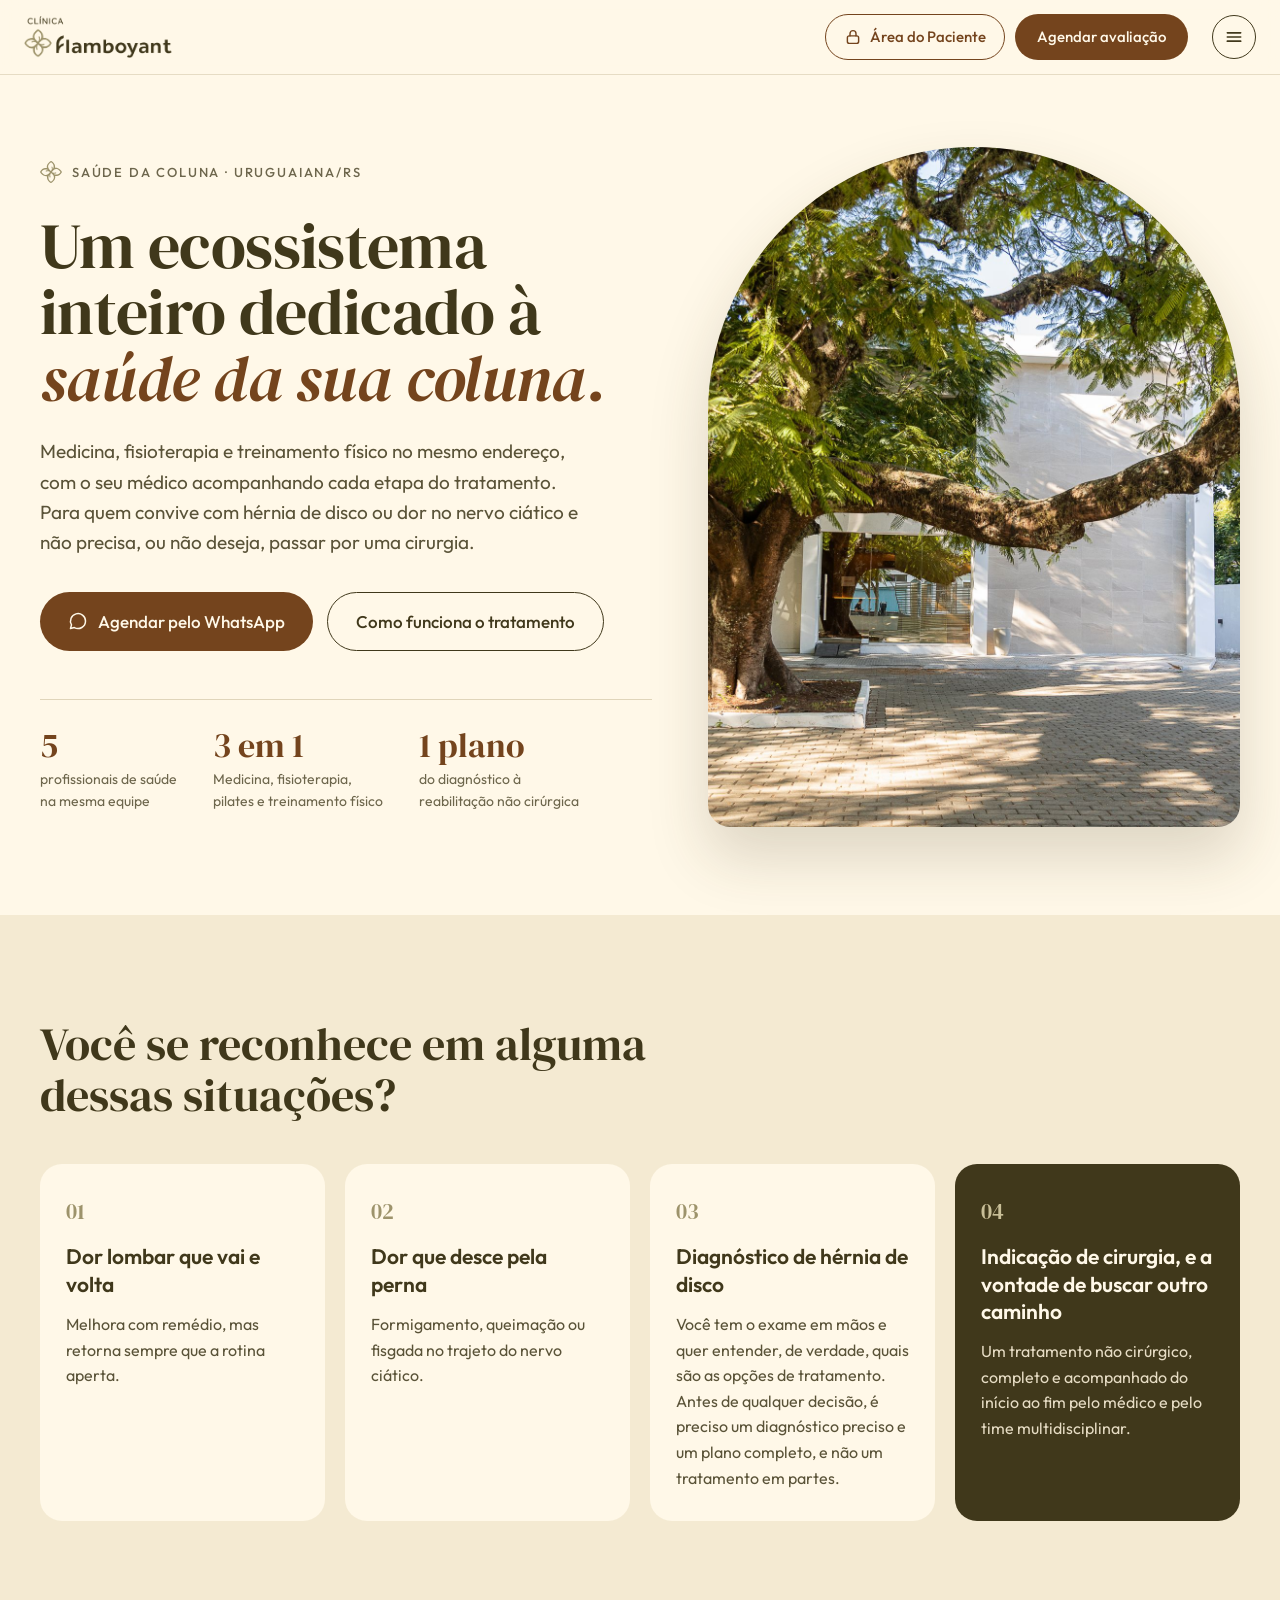
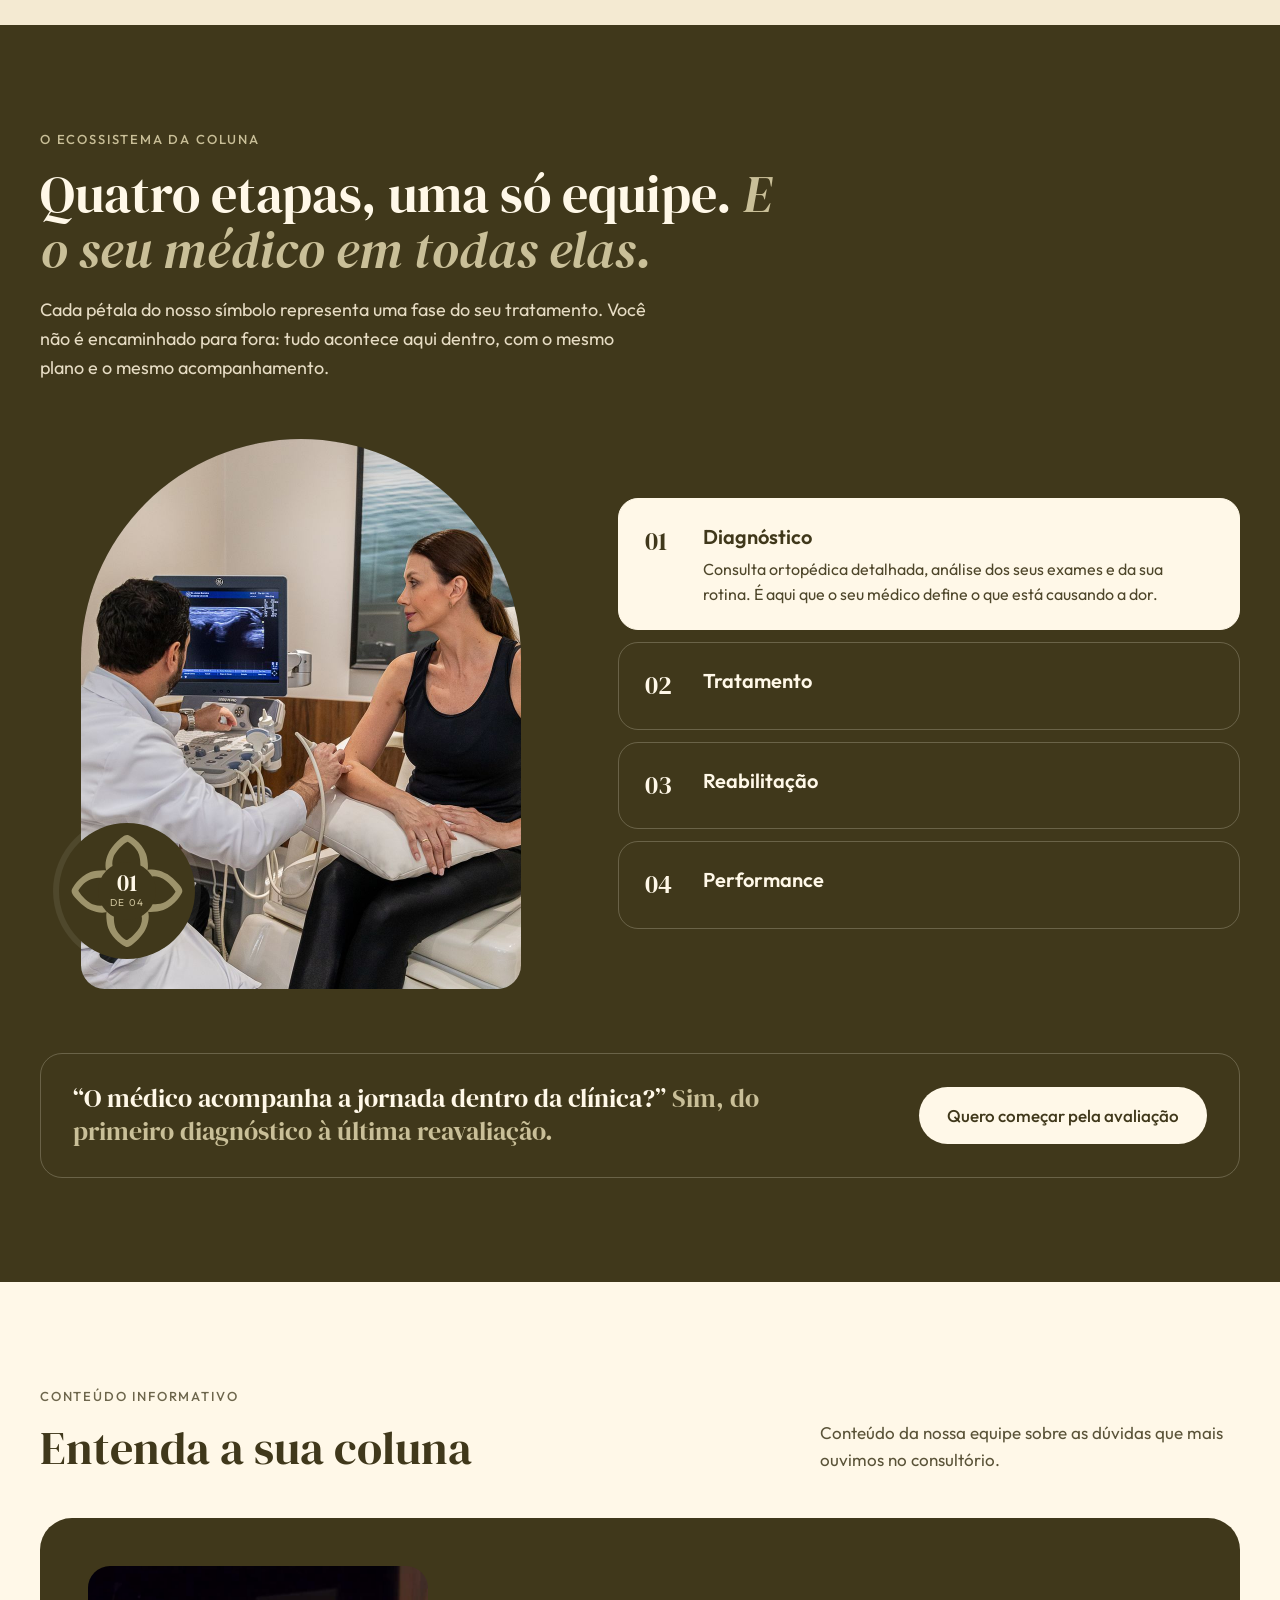
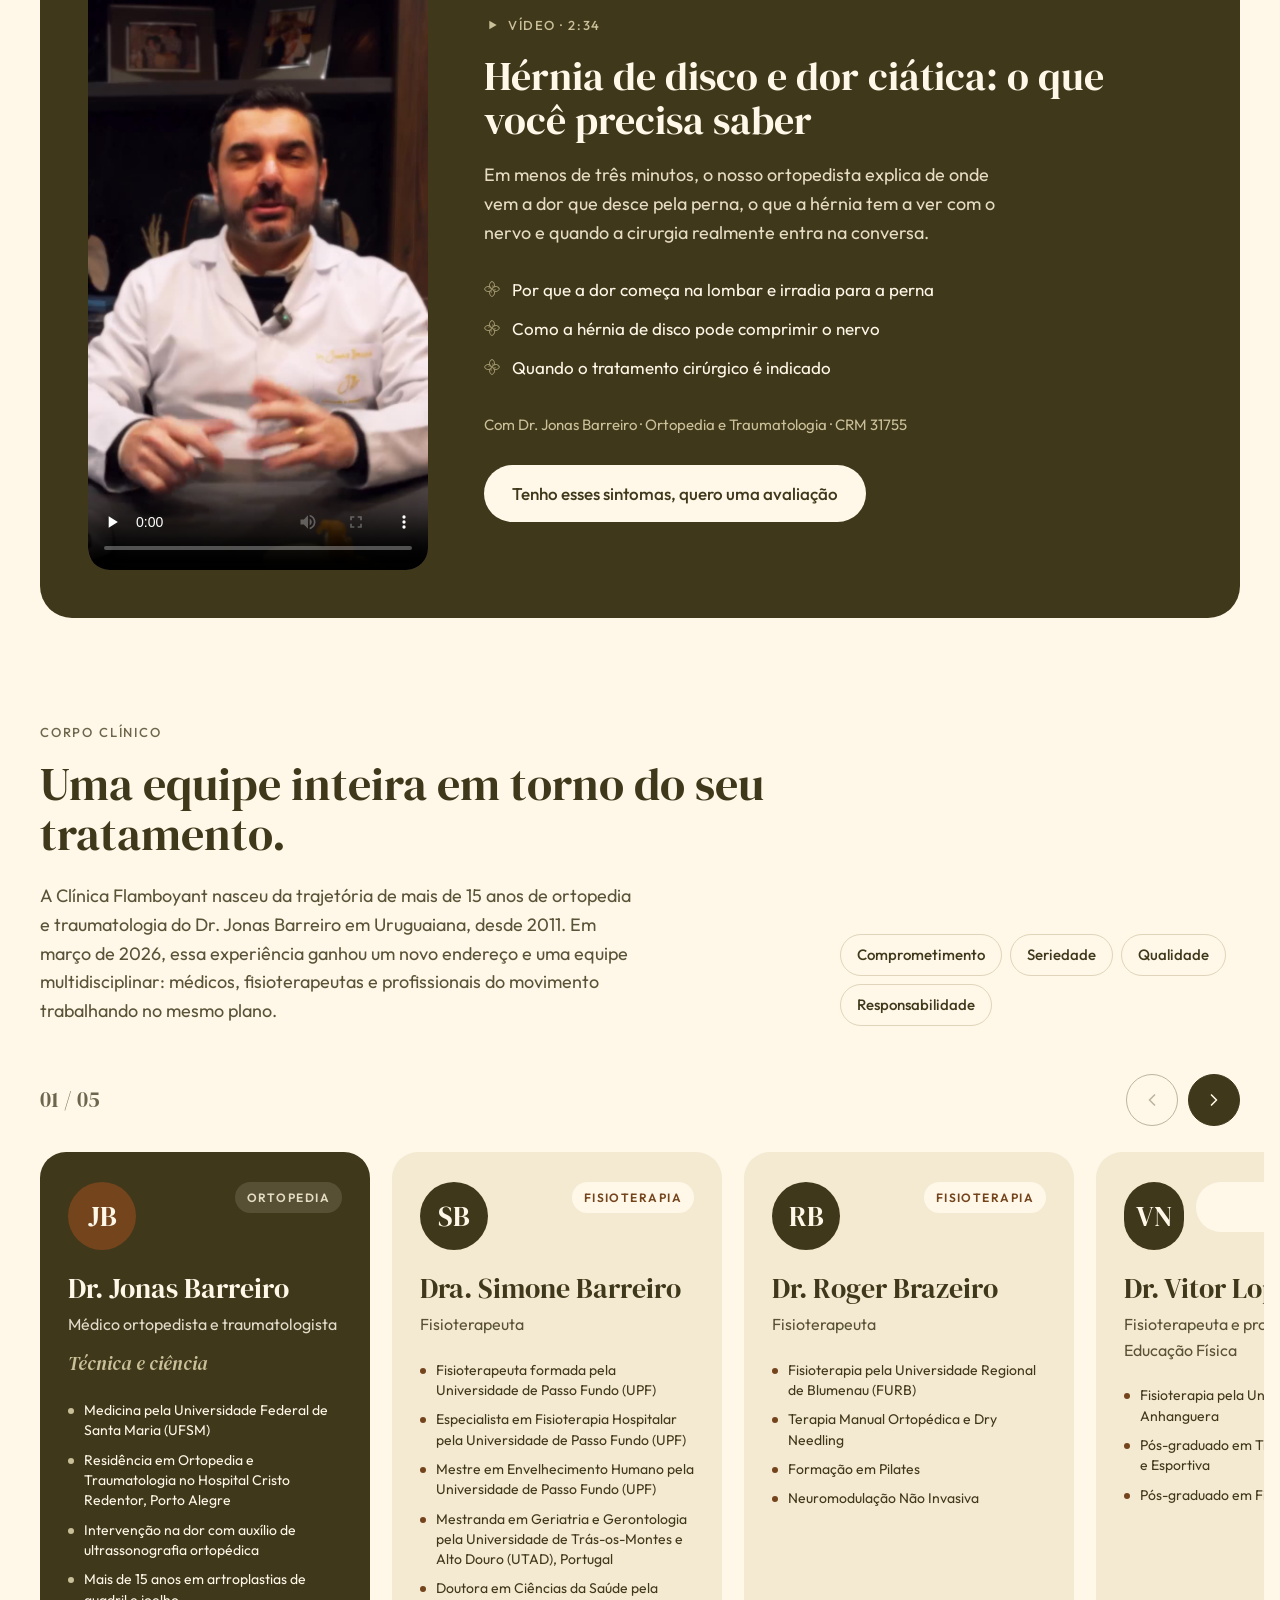
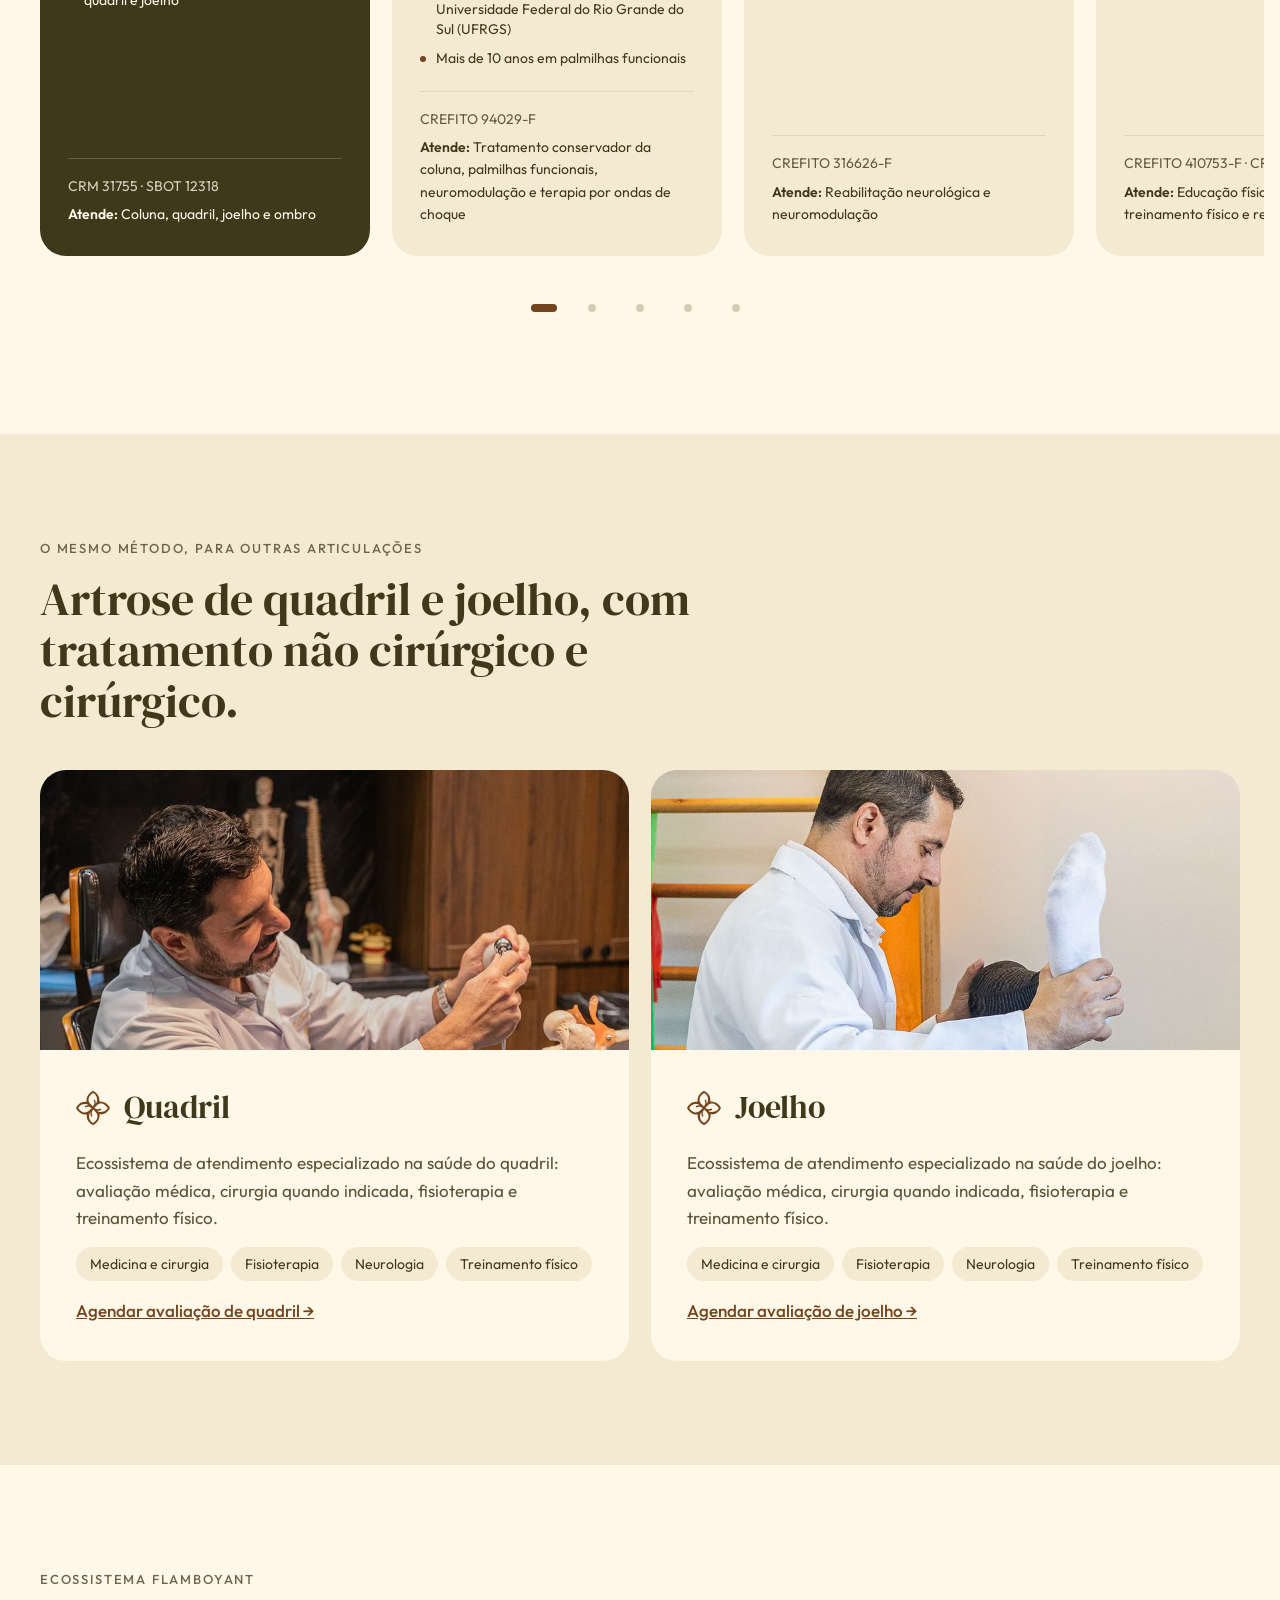
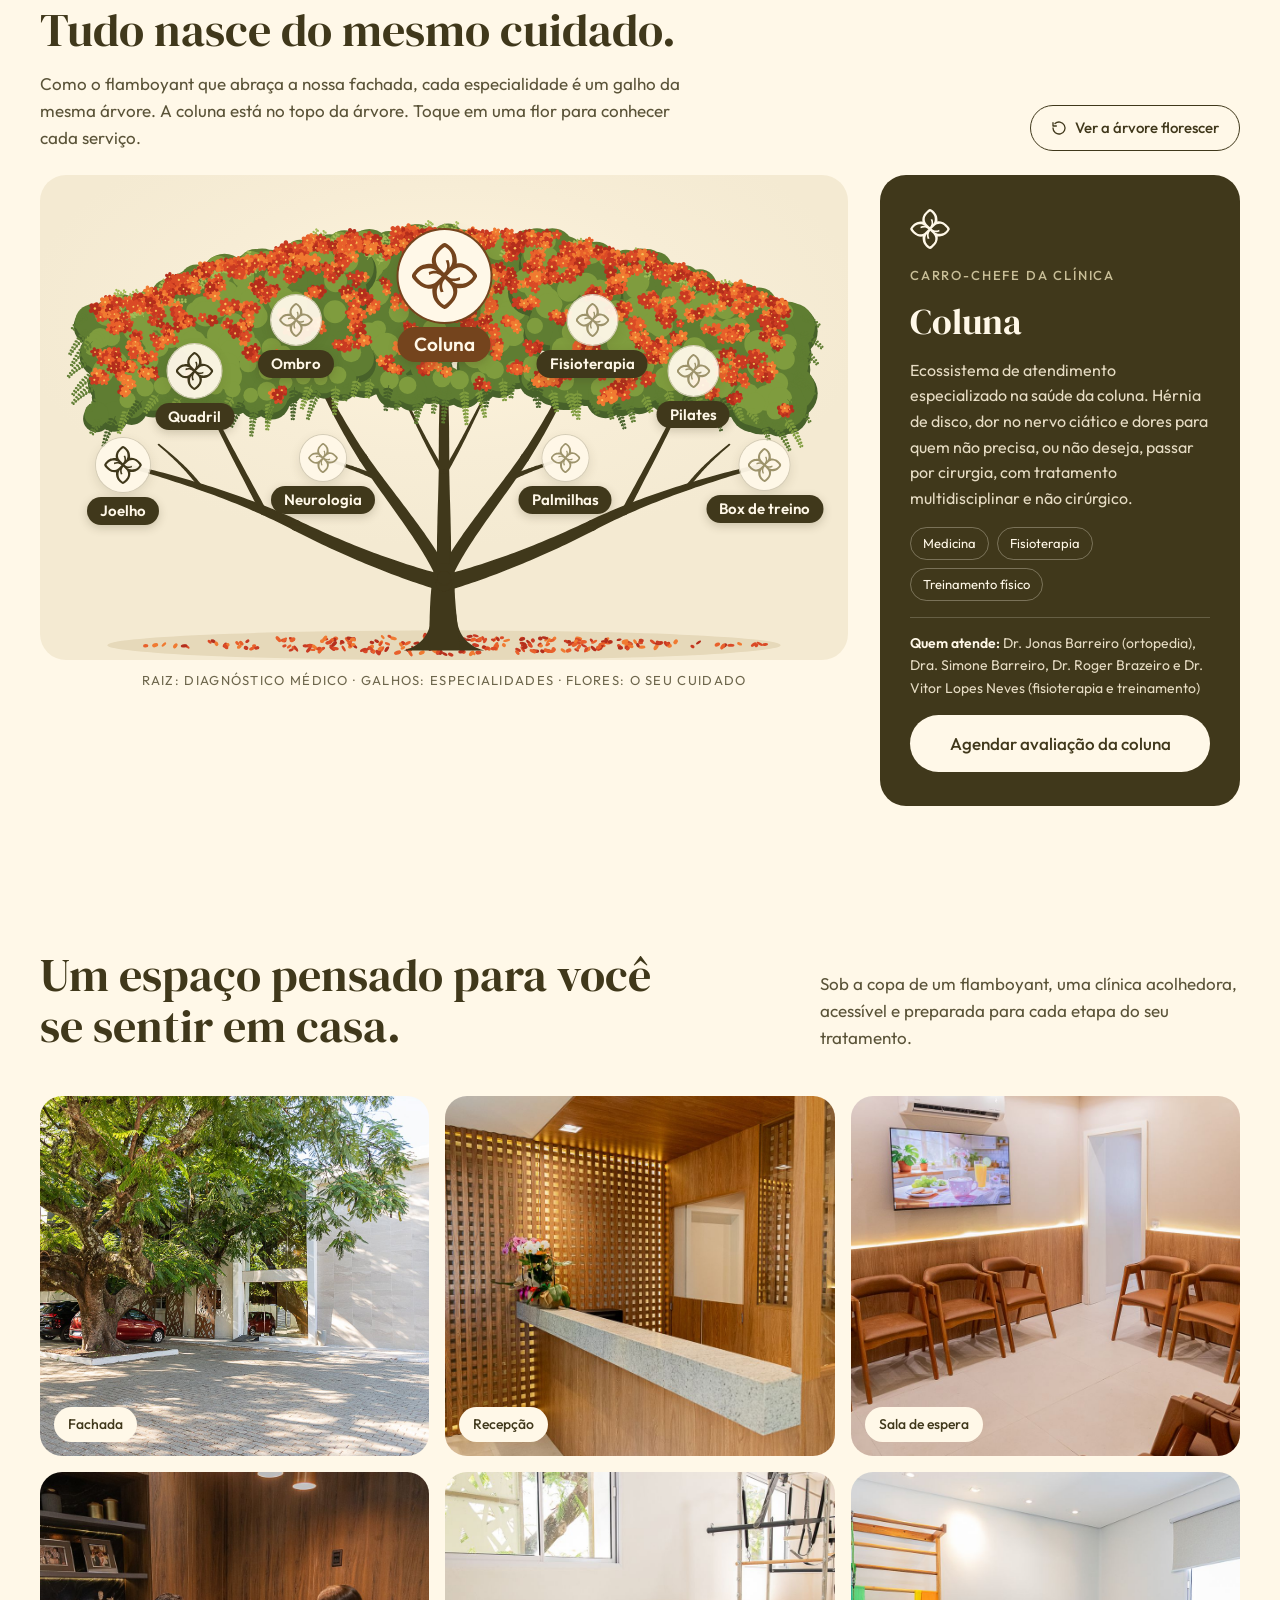
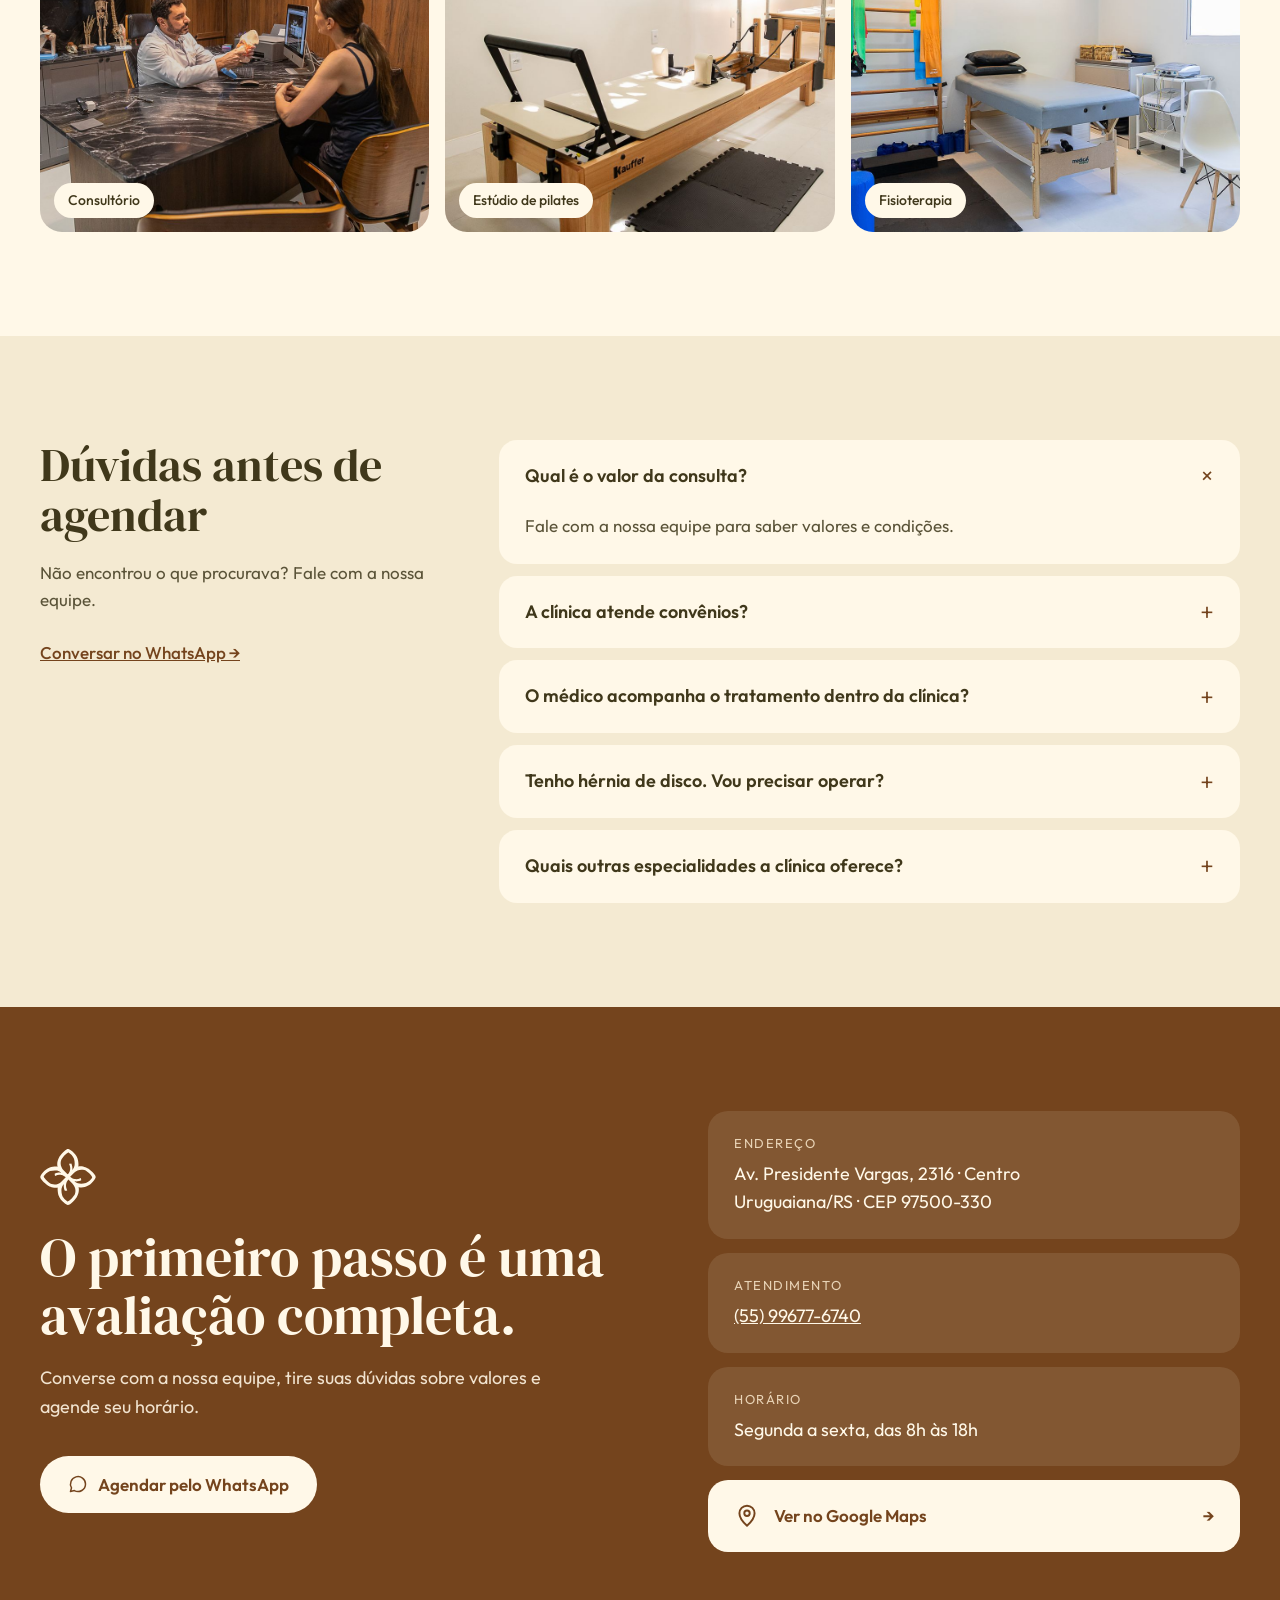
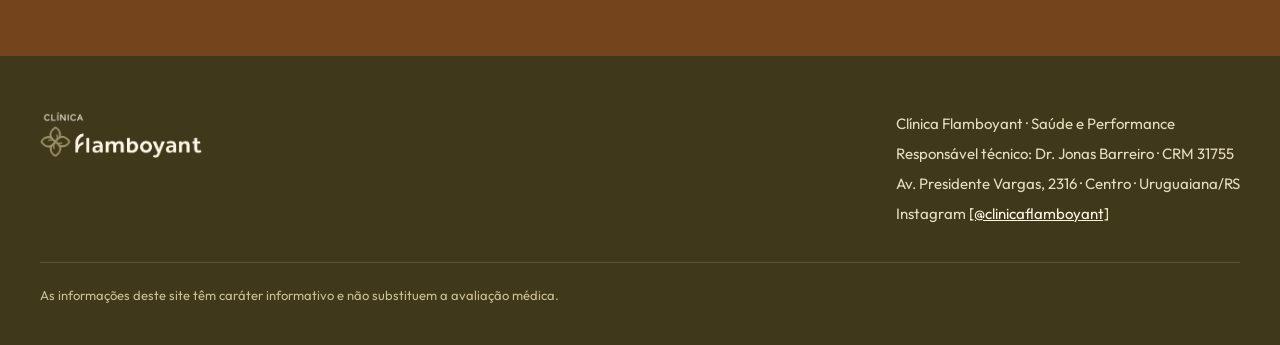
<file: index.html>
<!doctype html>
<html lang="pt-BR">
<head>
<!-- Google Tag Manager -->
<script>(function(w,d,s,l,i){w[l]=w[l]||[];w[l].push({'gtm.start':
new Date().getTime(),event:'gtm.js'});var f=d.getElementsByTagName(s)[0],
j=d.createElement(s),dl=l!='dataLayer'?'&l='+l:'';j.async=true;j.src=
'https://www.googletagmanager.com/gtm.js?id='+i+dl;f.parentNode.insertBefore(j,f);
})(window,document,'script','dataLayer','GTM-WVR5C2BK');</script>
<!-- End Google Tag Manager -->
<meta charset="utf-8">
<meta name="viewport" content="width=device-width, initial-scale=1">
<title>Clínica Flamboyant | Tratamento da coluna em Uruguaiana</title>
<meta name="description" content="Ecossistema de atendimento especializado na saúde da coluna em Uruguaiana/RS: ortopedia, fisioterapia e treinamento físico no mesmo endereço, com tratamento não cirúrgico e acompanhamento médico em cada etapa.">
<meta name="theme-color" content="#40381B">
<link rel="icon" href="/favicon.svg" type="image/svg+xml">
<link rel="canonical" href="https://www.clinicaflamboyant.com/">
<meta property="og:type" content="website">
<meta property="og:url" content="https://www.clinicaflamboyant.com/">
<meta property="og:site_name" content="Clínica Flamboyant">
<meta property="og:locale" content="pt_BR">
<meta property="og:title" content="Clínica Flamboyant | Saúde e Performance">
<meta property="og:description" content="Ortopedia, fisioterapia e treinamento físico integrados para a saúde da sua coluna, em Uruguaiana/RS.">
<meta property="og:image" content="https://www.clinicaflamboyant.com/assets/img/og-image.jpg">
<meta property="og:image:width" content="1200">
<meta property="og:image:height" content="630">
<meta property="og:image:alt" content="Fachada da Clínica Flamboyant sob a copa de uma árvore flamboyant">
<meta name="twitter:card" content="summary_large_image">
<link rel="preconnect" href="https://fonts.googleapis.com">
<link rel="preconnect" href="https://fonts.gstatic.com" crossorigin>
<link rel="stylesheet" href="https://fonts.googleapis.com/css2?family=DM+Serif+Display:ital@0;1&family=Outfit:wght@300;400;500;600&display=swap">
<link rel="preload" as="image" href="/assets/img/fotos/fachada-hero.jpg">
<link rel="stylesheet" href="/assets/css/style.css">
<script type="application/ld+json">
{
  "@context": "https://schema.org",
  "@type": "MedicalClinic",
  "name": "Clínica Flamboyant — Saúde e Performance",
  "description": "Ecossistema de atendimento especializado na saúde da coluna: ortopedia, fisioterapia e treinamento físico.",
  "url": "https://www.clinicaflamboyant.com/",
  "image": "https://www.clinicaflamboyant.com/assets/img/fotos/fachada.jpg",
  "logo": "https://www.clinicaflamboyant.com/assets/img/marca/logo-horizontal.png",
  "telephone": "+55 55 99677-6740",
  "address": {
    "@type": "PostalAddress",
    "streetAddress": "Av. Presidente Vargas, 2316 - Centro",
    "addressLocality": "Uruguaiana",
    "addressRegion": "RS",
    "postalCode": "97500-330",
    "addressCountry": "BR"
  },
  "geo": { "@type": "GeoCoordinates", "latitude": -29.7585283, "longitude": -57.0906938 },
  "openingHoursSpecification": [{
    "@type": "OpeningHoursSpecification",
    "dayOfWeek": ["Monday", "Tuesday", "Wednesday", "Thursday", "Friday"],
    "opens": "08:00",
    "closes": "18:00"
  }],
  "medicalSpecialty": ["Orthopedic", "PhysicalTherapy"],
  "hasMap": "https://www.google.com/maps/search/?api=1&query=Cl%C3%ADnica%20Flamboyant%20Uruguaiana&query_place_id=ChIJd15iNWBbU5QRkt1poxyeGn4"
}
</script>
</head>
<body>
<!-- Google Tag Manager (noscript) -->
<noscript><iframe src="https://www.googletagmanager.com/ns.html?id=GTM-WVR5C2BK"
height="0" width="0" style="display:none;visibility:hidden"></iframe></noscript>
<!-- End Google Tag Manager (noscript) -->
<a class="sr-only" href="#conteudo">Pular para o conteúdo</a>

<header class="header" id="header">
  <div class="wrap header__inner">
    <a class="header__logo" href="#topo" aria-label="Clínica Flamboyant, início"><img src="/assets/img/marca/logo-horizontal.png" alt="Clínica Flamboyant" width="295" height="84"></a>
    <nav class="nav" id="nav" aria-label="Principal">
      <a href="#coluna">Coluna</a>
      <a href="#jornada">A jornada</a>
      <a href="#videos">Vídeos</a>
      <a href="#corpo-clinico">Corpo clínico</a>
      <a href="#ecossistema">Especialidades</a>
      <a href="#estrutura">A clínica</a>
      <a href="#duvidas">Dúvidas</a>
    </nav>
    <div class="header__acoes">
    <a class="btn header__paciente" href="/area-do-paciente/" aria-label="Área do Paciente: acesso com CPF e senha">
      <svg width="18" height="18" viewBox="0 0 24 24" fill="none" stroke="currentColor" stroke-width="1.9" stroke-linecap="round" stroke-linejoin="round" aria-hidden="true"><rect x="4.5" y="10.5" width="15" height="10" rx="2.5"></rect><path d="M8 10.5V7.5a4 4 0 0 1 8 0v3"></path></svg>
      <span><span class="header__paciente-extra">Área do </span>Paciente</span></a>
    <a class="btn btn--primario header__cta" data-whats href="https://wa.me/5555996776740?text=Ol%C3%A1!%20Gostaria%20de%20agendar%20uma%20avalia%C3%A7%C3%A3o." target="_blank" rel="noopener">Agendar avaliação</a>
    </div>
    <button class="menu-btn" id="menu-btn" type="button" aria-label="Abrir menu" aria-expanded="false" aria-controls="nav">
      <svg width="20" height="20" viewBox="0 0 24 24" fill="none" stroke="currentColor" stroke-width="2" stroke-linecap="round" aria-hidden="true"><path d="M4 7h16M4 12h16M4 17h16"></path></svg>
    </button>
  </div>
</header>

<main id="conteudo">

<!-- 01 HERO -->
<section class="hero" id="topo">
  <div class="wrap hero__grid">
    <div class="hero__texto">
      <div class="hero__tag"><img src="/assets/img/marca/flor-olive.svg" alt="" aria-hidden="true">Saúde da coluna · Uruguaiana/RS</div>
      <h1 id="coluna">Um ecossistema inteiro dedicado à <em>saúde da sua coluna.</em></h1>
      <p class="hero__sub">Medicina, fisioterapia e treinamento físico no mesmo endereço, com o seu médico acompanhando cada etapa do tratamento. Para quem convive com hérnia de disco ou dor no nervo ciático e não precisa, ou não deseja, passar por uma cirurgia.</p>
      <div class="hero__ctas">
        <a class="btn btn--primario" data-whats href="https://wa.me/5555996776740?text=Ol%C3%A1!%20Gostaria%20de%20agendar%20uma%20avalia%C3%A7%C3%A3o." target="_blank" rel="noopener">
          <svg width="20" height="20" viewBox="0 0 24 24" fill="none" stroke="currentColor" stroke-width="1.8" stroke-linecap="round" stroke-linejoin="round" aria-hidden="true"><path d="M21 12a9 9 0 0 1-13.4 7.9L3 21l1.2-4.4A9 9 0 1 1 21 12z"></path></svg>
          Agendar pelo WhatsApp</a>
        <a class="btn btn--contorno" href="#jornada">Como funciona o tratamento</a>
      </div>
      <div class="hero__numeros">
        <div><div class="numero__valor">5</div><div class="numero__rotulo">profissionais de saúde<br>na mesma equipe</div></div>
        <div><div class="numero__valor">3 em 1</div><div class="numero__rotulo">Medicina, fisioterapia,<br>pilates e treinamento físico</div></div>
        <div><div class="numero__valor">1 plano</div><div class="numero__rotulo">do diagnóstico à<br>reabilitação não cirúrgica</div></div>
      </div>
    </div>
    <div class="hero__foto">
      <img src="/assets/img/fotos/fachada-hero.jpg" alt="Fachada da Clínica Flamboyant sob a copa de uma árvore flamboyant" width="1120" height="1400" fetchpriority="high">
    </div>
  </div>
</section>

<!-- 02 VOCÊ SE RECONHECE -->
<section class="section section--areia">
  <div class="wrap">
    <div class="section-head revela">
      <h2 class="h2" style="max-width: 620px">Você se reconhece em alguma dessas situações?</h2>
    </div>
    <div class="dores">
      <article class="dor revela"><div class="dor__num">01</div><h3>Dor lombar que vai e volta</h3><p>Melhora com remédio, mas retorna sempre que a rotina aperta.</p></article>
      <article class="dor revela"><div class="dor__num">02</div><h3>Dor que desce pela perna</h3><p>Formigamento, queimação ou fisgada no trajeto do nervo ciático.</p></article>
      <article class="dor revela"><div class="dor__num">03</div><h3>Diagnóstico de hérnia de disco</h3><p>Você tem o exame em mãos e quer entender, de verdade, quais são as opções de tratamento. Antes de qualquer decisão, é preciso um diagnóstico preciso e um plano completo, e não um tratamento em partes.</p></article>
      <article class="dor dor--destaque revela"><div class="dor__num">04</div><h3>Indicação de cirurgia, e a vontade de buscar outro caminho</h3><p>Um tratamento não cirúrgico, completo e acompanhado do início ao fim pelo médico e pelo time multidisciplinar.</p></article>
    </div>
  </div>
</section>

<!-- 03 JORNADA -->
<section class="section section--escura jornada" id="jornada">
  <div class="wrap">
    <div class="eyebrow">O Ecossistema da Coluna</div>
    <h2 class="h2">Quatro etapas, uma só equipe. <em>E o seu médico em todas elas.</em></h2>
    <p class="jornada__intro">Cada pétala do nosso símbolo representa uma fase do seu tratamento. Você não é encaminhado para fora: tudo acontece aqui dentro, com o mesmo plano e o mesmo acompanhamento.</p>
    <div class="jornada__grid">
      <div class="jornada__visual">
        <div class="jornada__moldura">
          <div class="jornada__fotos">
            <img class="is-ativa" src="/assets/img/fotos/jornada-diagnostico.jpg" alt="Médico realizando ultrassonografia ortopédica em paciente" loading="lazy" width="880" height="1100">
            <img src="/assets/img/fotos/jornada-tratamento.jpg" alt="Fisioterapeuta realizando tratamento manual em paciente" loading="lazy" width="880" height="1100">
            <img src="/assets/img/fotos/jornada-reabilitacao.jpg" alt="Paciente em reabilitação no pilates com acompanhamento profissional" loading="lazy" width="880" height="1100">
            <img src="/assets/img/fotos/jornada-performance.jpg" alt="Paciente fazendo alongamento no estúdio de movimento" loading="lazy" width="880" height="1100">
          </div>
          <div class="jornada__selo" aria-hidden="true">
            <img class="jornada__flor" id="jornada-flor" src="/assets/img/marca/flor-olive.svg" alt="">
            <div class="jornada__num"><div><strong id="jornada-num">01</strong><span>de 04</span></div></div>
          </div>
        </div>
      </div>
      <div class="etapas" role="group" aria-label="Etapas do tratamento">
        <button class="etapa is-ativa" type="button" aria-pressed="true"><span class="etapa__num">01</span><span class="etapa__corpo"><span class="etapa__titulo">Diagnóstico</span><span class="etapa__desc">Consulta ortopédica detalhada, análise dos seus exames e da sua rotina. É aqui que o seu médico define o que está causando a dor.</span></span></button>
        <button class="etapa" type="button" aria-pressed="false"><span class="etapa__num">02</span><span class="etapa__corpo"><span class="etapa__titulo">Tratamento</span><span class="etapa__desc">Um plano integrado entre medicina e fisioterapia, construído para o seu caso e conduzido pela mesma equipe.</span></span></button>
        <button class="etapa" type="button" aria-pressed="false"><span class="etapa__num">03</span><span class="etapa__corpo"><span class="etapa__titulo">Reabilitação</span><span class="etapa__desc">Fisioterapia em ortopedia e traumatologia, pilates e box de reabilitação para recuperar movimento com segurança.</span></span></button>
        <button class="etapa" type="button" aria-pressed="false"><span class="etapa__num">04</span><span class="etapa__corpo"><span class="etapa__titulo">Performance</span><span class="etapa__desc">Treinamento físico orientado para você voltar à rotina e manter a coluna forte, com reavaliações médicas ao longo do caminho.</span></span></button>
      </div>
    </div>
    <div class="jornada__faixa revela">
      <p>“O médico acompanha a jornada dentro da clínica?” <span>Sim, do primeiro diagnóstico à última reavaliação.</span></p>
      <a class="btn btn--claro" href="#contato">Quero começar pela avaliação</a>
    </div>
  </div>
</section>

<!-- 04 VÍDEO -->
<section class="section" id="videos">
  <div class="wrap">
    <div class="section-head revela">
      <div><div class="eyebrow">Conteúdo informativo</div><h2 class="h2">Entenda a sua coluna</h2></div>
      <p class="lead">Conteúdo da nossa equipe sobre as dúvidas que mais ouvimos no consultório.</p>
    </div>
    <div class="video-bloco revela">
      <div class="video-bloco__player">
        <video controls playsinline preload="none" poster="/assets/video/hernia-de-disco-capa.jpg" aria-label="Vídeo: hérnia de disco e dor ciática">
          <source src="/assets/video/hernia-de-disco.mp4" type="video/mp4">
        </video>
      </div>
      <div class="video-bloco__texto">
        <div class="video-bloco__meta"><svg width="16" height="16" viewBox="0 0 24 24" fill="currentColor" aria-hidden="true"><path d="M8 5.5v13l11-6.5z"></path></svg>Vídeo · 2:34</div>
        <h3>Hérnia de disco e dor ciática: o que você precisa saber</h3>
        <p>Em menos de três minutos, o nosso ortopedista explica de onde vem a dor que desce pela perna, o que a hérnia tem a ver com o nervo e quando a cirurgia realmente entra na conversa.</p>
        <ul class="topicos">
          <li><img src="/assets/img/marca/flor-olive.svg" alt="" aria-hidden="true">Por que a dor começa na lombar e irradia para a perna</li>
          <li><img src="/assets/img/marca/flor-olive.svg" alt="" aria-hidden="true">Como a hérnia de disco pode comprimir o nervo</li>
          <li><img src="/assets/img/marca/flor-olive.svg" alt="" aria-hidden="true">Quando o tratamento cirúrgico é indicado</li>
        </ul>
        <div class="video-bloco__autor">Com Dr. Jonas Barreiro · Ortopedia e Traumatologia · CRM 31755</div>
        <a class="btn btn--claro" href="#contato">Tenho esses sintomas, quero uma avaliação</a>
      </div>
    </div>
  </div>
</section>

<!-- 05 CORPO CLÍNICO -->
<section class="section" id="corpo-clinico" style="padding-top: 0">
  <div class="wrap">
    <div class="equipe__head revela">
      <div>
        <div class="eyebrow">Corpo clínico</div>
        <h2 class="h2">Uma equipe inteira em torno do seu tratamento.</h2>
        <p>A Clínica Flamboyant nasceu da trajetória de mais de 15 anos de ortopedia e traumatologia do Dr. Jonas Barreiro em Uruguaiana, desde 2011. Em março de 2026, essa experiência ganhou um novo endereço e uma equipe multidisciplinar: médicos, fisioterapeutas e profissionais do movimento trabalhando no mesmo plano.</p>
      </div>
      <div class="valores"><span>Comprometimento</span><span>Seriedade</span><span>Qualidade</span><span>Responsabilidade</span></div>
    </div>
    <div class="carrossel" id="carrossel" aria-roledescription="carrossel" aria-label="Corpo clínico">
      <div class="carrossel__barra">
        <div class="carrossel__contador" id="carrossel-contador" aria-live="polite">01 / 05</div>
        <div class="carrossel__setas">
          <button class="seta" type="button" id="carrossel-ant" aria-label="Especialista anterior"><svg width="20" height="20" viewBox="0 0 24 24" fill="none" stroke="currentColor" stroke-width="2" stroke-linecap="round" stroke-linejoin="round" aria-hidden="true"><path d="M15 18l-6-6 6-6"></path></svg></button>
          <button class="seta seta--cheia" type="button" id="carrossel-prox" aria-label="Próximo especialista"><svg width="20" height="20" viewBox="0 0 24 24" fill="none" stroke="currentColor" stroke-width="2" stroke-linecap="round" stroke-linejoin="round" aria-hidden="true"><path d="M9 18l6-6-6-6"></path></svg></button>
        </div>
      </div>
      <div class="carrossel__trilho" id="carrossel-trilho" tabindex="0">
        <article class="card-pro is-ativo" aria-label="1 de 5">
          <div class="card-pro__topo"><div class="card-pro__iniciais" aria-hidden="true">JB</div><span class="card-pro__area">Ortopedia</span></div>
          <div><h3>Dr. Jonas Barreiro</h3><div class="card-pro__funcao">Médico ortopedista e traumatologista</div><div class="card-pro__lema">Técnica e ciência</div></div>
          <ul>
            <li>Medicina pela Universidade Federal de Santa Maria (UFSM)</li>
            <li>Residência em Ortopedia e Traumatologia no Hospital Cristo Redentor, Porto Alegre</li>
            <li>Intervenção na dor com auxílio de ultrassonografia ortopédica</li>
            <li>Mais de 15 anos em artroplastias de quadril e joelho</li>
          </ul>
          <div class="card-pro__rodape"><div class="card-pro__registro">CRM 31755 · SBOT 12318</div><div class="card-pro__atende"><strong>Atende:</strong> Coluna, quadril, joelho e ombro</div></div>
        </article>
        <article class="card-pro" aria-label="2 de 5">
          <div class="card-pro__topo"><div class="card-pro__iniciais" aria-hidden="true">SB</div><span class="card-pro__area">Fisioterapia</span></div>
          <div><h3>Dra. Simone Barreiro</h3><div class="card-pro__funcao">Fisioterapeuta</div></div>
          <ul>
            <li>Fisioterapeuta formada pela Universidade de Passo Fundo (UPF)</li>
            <li>Especialista em Fisioterapia Hospitalar pela Universidade de Passo Fundo (UPF)</li>
            <li>Mestre em Envelhecimento Humano pela Universidade de Passo Fundo (UPF)</li>
            <li>Mestranda em Geriatria e Gerontologia pela Universidade de Trás-os-Montes e Alto Douro (UTAD), Portugal</li>
            <li>Doutora em Ciências da Saúde pela Universidade Federal do Rio Grande do Sul (UFRGS)</li>
            <li>Mais de 10 anos em palmilhas funcionais</li>
          </ul>
          <div class="card-pro__rodape"><div class="card-pro__registro">CREFITO 94029-F</div><div class="card-pro__atende"><strong>Atende:</strong> Tratamento conservador da coluna, palmilhas funcionais, neuromodulação e terapia por ondas de choque</div></div>
        </article>
        <article class="card-pro" aria-label="3 de 5">
          <div class="card-pro__topo"><div class="card-pro__iniciais" aria-hidden="true">RB</div><span class="card-pro__area">Fisioterapia</span></div>
          <div><h3>Dr. Roger Brazeiro</h3><div class="card-pro__funcao">Fisioterapeuta</div></div>
          <ul>
            <li>Fisioterapia pela Universidade Regional de Blumenau (FURB)</li>
            <li>Terapia Manual Ortopédica e Dry Needling</li>
            <li>Formação em Pilates</li>
            <li>Neuromodulação Não Invasiva</li>
          </ul>
          <div class="card-pro__rodape"><div class="card-pro__registro">CREFITO 316626-F</div><div class="card-pro__atende"><strong>Atende:</strong> Reabilitação neurológica e neuromodulação</div></div>
        </article>
        <article class="card-pro" aria-label="4 de 5">
          <div class="card-pro__topo"><div class="card-pro__iniciais" aria-hidden="true">VN</div><span class="card-pro__area">Fisioterapia e movimento</span></div>
          <div><h3>Dr. Vitor Lopes Neves</h3><div class="card-pro__funcao">Fisioterapeuta e profissional de Educação Física</div></div>
          <ul>
            <li>Fisioterapia pela Universidade Anhanguera</li>
            <li>Pós-graduado em Traumato-Ortopedia e Esportiva</li>
            <li>Pós-graduado em Fisiologia do Exercício</li>
          </ul>
          <div class="card-pro__rodape"><div class="card-pro__registro">CREFITO 410753-F · CREF 025872-G/RS</div><div class="card-pro__atende"><strong>Atende:</strong> Educação física, pilates, treinamento físico e reabilitação funcional</div></div>
        </article>
        <article class="card-pro" aria-label="5 de 5">
          <div class="card-pro__topo"><div class="card-pro__iniciais" aria-hidden="true">EN</div><span class="card-pro__area">Enfermagem</span></div>
          <div><h3>Eliane Narvaz</h3><div class="card-pro__funcao">Técnica de enfermagem</div></div>
          <ul>
            <li>Instrumentadora cirúrgica</li>
            <li>Aplicação de curativos em geral</li>
          </ul>
          <div class="card-pro__rodape"><div class="card-pro__registro">COREN 000.817.294</div><div class="card-pro__atende"><strong>Atende:</strong> Curativos e apoio aos procedimentos</div></div>
        </article>
      </div>
      <div class="carrossel__pontos" id="carrossel-pontos"></div>
    </div>
  </div>
</section>

<!-- 06 QUADRIL E JOELHO -->
<section class="section section--areia articulacoes">
  <div class="wrap">
    <div class="eyebrow revela">O mesmo método, para outras articulações</div>
    <h2 class="h2 revela">Artrose de quadril e joelho, com tratamento não cirúrgico e cirúrgico.</h2>
    <div class="articulacoes__grid">
      <article class="articulacao revela">
        <img src="/assets/img/fotos/quadril.jpg" alt="Ortopedista explicando a articulação do quadril com modelo anatômico" loading="lazy" width="880" height="1100" style="object-position: 50% 45%">
        <div class="articulacao__corpo">
          <div class="articulacao__titulo"><img src="/assets/img/marca/flor-terra.svg" alt="" aria-hidden="true"><h3>Quadril</h3></div>
          <p>Ecossistema de atendimento especializado na saúde do quadril: avaliação médica, cirurgia quando indicada, fisioterapia e treinamento físico.</p>
          <div class="tags"><span>Medicina e cirurgia</span><span>Fisioterapia</span><span>Neurologia</span><span>Treinamento físico</span></div>
          <a href="#contato">Agendar avaliação de quadril →</a>
        </div>
      </article>
      <article class="articulacao revela">
        <img src="/assets/img/fotos/joelho.jpg" alt="Avaliação de mobilidade de quadril e joelho em paciente" loading="lazy" width="880" height="1100" style="object-position: 50% 35%">
        <div class="articulacao__corpo">
          <div class="articulacao__titulo"><img src="/assets/img/marca/flor-terra.svg" alt="" aria-hidden="true"><h3>Joelho</h3></div>
          <p>Ecossistema de atendimento especializado na saúde do joelho: avaliação médica, cirurgia quando indicada, fisioterapia e treinamento físico.</p>
          <div class="tags"><span>Medicina e cirurgia</span><span>Fisioterapia</span><span>Neurologia</span><span>Treinamento físico</span></div>
          <a href="#contato">Agendar avaliação de joelho →</a>
        </div>
      </article>
    </div>
  </div>
</section>

<!-- 07 ECOSSISTEMA -->
<section class="section" id="ecossistema">
  <div class="wrap">
    <div class="eco__head">
      <div>
        <div class="eyebrow">Ecossistema Flamboyant</div>
        <h2 class="h2">Tudo nasce do mesmo cuidado.</h2>
        <p>Como o flamboyant que abraça a nossa fachada, cada especialidade é um galho da mesma árvore. A coluna está no topo da árvore. Toque em uma flor para conhecer cada serviço.</p>
      </div>
      <button class="eco__replay" type="button" id="eco-replay">
        <svg width="16" height="16" viewBox="0 0 24 24" fill="none" stroke="currentColor" stroke-width="2" stroke-linecap="round" stroke-linejoin="round" aria-hidden="true"><path d="M3 12a9 9 0 1 0 3-6.7"></path><path d="M3 4v5h5"></path></svg>
        Ver a árvore florescer</button>
    </div>
    <div class="eco__grid">
      <div class="eco__arvore" id="eco-arvore">
        <div class="arvore" id="arvore">
          <img class="arvore__camada" src="/assets/img/arvore/chao.svg" alt="" aria-hidden="true" style="--ox: 50%; --oy: 96%; --from: scaleX(.2); --delay: 0s; --dur: .9s">
          <img class="arvore__camada arvore__camada--revela" src="/assets/img/arvore/galhos.svg" alt="" aria-hidden="true">
          <div class="arvore__copa" aria-hidden="true">
            <img class="arvore__camada" src="/assets/img/arvore/copa-folhas-2.svg" alt="" style="--ox: 50%; --oy: 40%; --from: scale(.3); --delay: 1.2s; --dur: 1s">
            <img class="arvore__camada" src="/assets/img/arvore/copa-folhas-1.svg" alt="" style="--ox: 28%; --oy: 45%; --from: scale(.3); --delay: 1.45s; --dur: 1s">
            <img class="arvore__camada" src="/assets/img/arvore/copa-folhas-3.svg" alt="" style="--ox: 72%; --oy: 45%; --from: scale(.3); --delay: 1.55s; --dur: 1s">
            <img class="arvore__camada" src="/assets/img/arvore/copa-ramos.svg" alt="" style="--ox: 50%; --oy: 45%; --from: translateY(-14px); --delay: 2s; --dur: .9s">
            <img class="arvore__camada" src="/assets/img/arvore/copa-brilho-1.svg" alt="" style="--ox: 28%; --oy: 30%; --from: scale(.6); --delay: 2.1s; --dur: .8s">
            <img class="arvore__camada" src="/assets/img/arvore/copa-brilho-2.svg" alt="" style="--ox: 50%; --oy: 25%; --from: scale(.6); --delay: 2s; --dur: .8s">
            <img class="arvore__camada" src="/assets/img/arvore/copa-brilho-3.svg" alt="" style="--ox: 72%; --oy: 30%; --from: scale(.6); --delay: 2.2s; --dur: .8s">
            <img class="arvore__camada" src="/assets/img/arvore/copa-flores-2.svg" alt="" style="--ox: 50%; --oy: 30%; --from: scale(.45); --delay: 2.4s; --dur: .9s">
            <img class="arvore__camada" src="/assets/img/arvore/copa-flores-1.svg" alt="" style="--ox: 25%; --oy: 35%; --from: scale(.45); --delay: 2.7s; --dur: .9s">
            <img class="arvore__camada" src="/assets/img/arvore/copa-flores-3.svg" alt="" style="--ox: 75%; --oy: 35%; --from: scale(.45); --delay: 2.85s; --dur: .9s">
          </div>
          <span class="petala" aria-hidden="true" style="--x: 14%; --y: 40%; --d: 4.2s; --t: 8s; --dx: -18px; --rot: 420deg"></span>
          <span class="petala" aria-hidden="true" style="--x: 24%; --y: 46%; --d: 6.1s; --t: 9.5s; --dx: 26px; --rot: -380deg"></span>
          <span class="petala" aria-hidden="true" style="--x: 33%; --y: 44%; --d: 4.8s; --t: 7.5s; --dx: -24px; --rot: 300deg"></span>
          <span class="petala" aria-hidden="true" style="--x: 41%; --y: 47%; --d: 7.4s; --t: 10s; --dx: 30px; --rot: -460deg"></span>
          <span class="petala" aria-hidden="true" style="--x: 52%; --y: 45%; --d: 5.3s; --t: 8.5s; --dx: -20px; --rot: 360deg"></span>
          <span class="petala" aria-hidden="true" style="--x: 60%; --y: 47%; --d: 8.6s; --t: 9s; --dx: 22px; --rot: -320deg"></span>
          <span class="petala" aria-hidden="true" style="--x: 68%; --y: 44%; --d: 4.5s; --t: 10.5s; --dx: -28px; --rot: 440deg"></span>
          <span class="petala" aria-hidden="true" style="--x: 77%; --y: 46%; --d: 6.7s; --t: 8s; --dx: 18px; --rot: -400deg"></span>
          <span class="petala" aria-hidden="true" style="--x: 86%; --y: 41%; --d: 5.8s; --t: 9.5s; --dx: 24px; --rot: 340deg"></span>
          <span class="petala" aria-hidden="true" style="--x: 47%; --y: 42%; --d: 9.4s; --t: 11s; --dx: -16px; --rot: -300deg"></span>

          <button class="servico servico--principal is-ativo" type="button" data-servico="coluna" aria-pressed="true" style="--x: 600; --y: 150; --s: 92px; --d: 3.2s"><span class="servico__flor"><img src="/assets/img/marca/flor-terra.svg" alt=""></span><span class="servico__nome">Coluna</span></button>
          <button class="servico" type="button" data-servico="ombro" aria-pressed="false" style="--x: 380; --y: 215; --s: 50px; --d: 3.4s"><span class="servico__flor"><img src="/assets/img/marca/flor-olive.svg" alt=""></span><span class="servico__nome">Ombro</span></button>
          <button class="servico" type="button" data-servico="fisio" aria-pressed="false" style="--x: 820; --y: 215; --s: 50px; --d: 3.45s"><span class="servico__flor"><img src="/assets/img/marca/flor-olive.svg" alt=""></span><span class="servico__nome">Fisioterapia</span></button>
          <button class="servico" type="button" data-servico="quadril" aria-pressed="false" style="--x: 230; --y: 290; --s: 54px; --d: 3.55s"><span class="servico__flor"><img src="/assets/img/marca/flor-dark.svg" alt=""></span><span class="servico__nome">Quadril</span></button>
          <button class="servico" type="button" data-servico="pilates" aria-pressed="false" style="--x: 970; --y: 290; --s: 50px; --d: 3.6s"><span class="servico__flor"><img src="/assets/img/marca/flor-olive.svg" alt=""></span><span class="servico__nome">Pilates</span></button>
          <button class="servico" type="button" data-servico="joelho" aria-pressed="false" style="--x: 124; --y: 430; --s: 54px; --d: 3.7s"><span class="servico__flor"><img src="/assets/img/marca/flor-dark.svg" alt=""></span><span class="servico__nome">Joelho</span></button>
          <button class="servico" type="button" data-servico="box" aria-pressed="false" style="--x: 1076; --y: 430; --s: 50px; --d: 3.75s"><span class="servico__flor"><img src="/assets/img/marca/flor-olive.svg" alt=""></span><span class="servico__nome">Box de treino</span></button>
          <button class="servico" type="button" data-servico="neuro" aria-pressed="false" style="--x: 420; --y: 420; --s: 46px; --d: 3.85s"><span class="servico__flor"><img src="/assets/img/marca/flor-olive.svg" alt=""></span><span class="servico__nome">Neurologia</span></button>
          <button class="servico" type="button" data-servico="palmilhas" aria-pressed="false" style="--x: 780; --y: 420; --s: 46px; --d: 3.9s"><span class="servico__flor"><img src="/assets/img/marca/flor-olive.svg" alt=""></span><span class="servico__nome">Palmilhas</span></button>
        </div>
        <div class="eco__legenda">Raiz: diagnóstico médico · Galhos: especialidades · Flores: o seu cuidado</div>
        <div class="eco__lista" id="eco-lista" aria-label="Especialidades"></div>
      </div>
      <aside class="painel" id="painel" aria-live="polite">
        <img src="/assets/img/marca/flor-cream.svg" alt="" aria-hidden="true">
        <div class="painel__grupo" id="painel-grupo">Carro-chefe da clínica</div>
        <h3 id="painel-titulo">Coluna</h3>
        <p class="painel__desc" id="painel-desc">Ecossistema de atendimento especializado na saúde da coluna. Hérnia de disco, dor no nervo ciático e dores para quem não precisa, ou não deseja, passar por cirurgia, com tratamento multidisciplinar e não cirúrgico.</p>
        <div class="painel__tags" id="painel-tags"><span>Medicina</span><span>Fisioterapia</span><span>Treinamento físico</span></div>
        <div class="painel__quem"><strong>Quem atende:</strong> <span id="painel-quem">Dr. Jonas Barreiro (ortopedia), Dra. Simone Barreiro, Dr. Roger Brazeiro e Dr. Vitor Lopes Neves (fisioterapia e treinamento)</span></div>
        <a class="btn btn--claro" id="painel-cta" data-whats href="https://wa.me/5555996776740?text=Ol%C3%A1!%20Gostaria%20de%20agendar%20uma%20avalia%C3%A7%C3%A3o." target="_blank" rel="noopener">Agendar avaliação da coluna</a>
      </aside>
    </div>
  </div>
</section>

<!-- 08 ESTRUTURA -->
<section class="section" id="estrutura" style="padding-top: 40px">
  <div class="wrap">
    <div class="section-head revela">
      <h2 class="h2" style="max-width: 620px">Um espaço pensado para você se sentir em casa.</h2>
      <p class="lead">Sob a copa de um flamboyant, uma clínica acolhedora, acessível e preparada para cada etapa do seu tratamento.</p>
    </div>
    <div class="galeria">
      <figure class="revela"><img src="/assets/img/fotos/fachada.jpg" alt="Fachada da clínica sob a copa do flamboyant" loading="lazy" width="1400" height="1120"><figcaption>Fachada</figcaption></figure>
      <figure class="revela"><img src="/assets/img/fotos/recepcao.jpg" alt="Recepção com balcão em madeira e cobogó" loading="lazy" width="880" height="1100"><figcaption>Recepção</figcaption></figure>
      <figure class="revela"><img src="/assets/img/fotos/sala-de-espera.jpg" alt="Sala de espera com poltronas de madeira" loading="lazy" width="880" height="1100"><figcaption>Sala de espera</figcaption></figure>
      <figure class="revela"><img src="/assets/img/fotos/consultorio.jpg" alt="Consultório de ortopedia" loading="lazy" width="1100" height="880"><figcaption>Consultório</figcaption></figure>
      <figure class="revela"><img src="/assets/img/fotos/estudio-pilates.jpg" alt="Estúdio de pilates com aparelhos" loading="lazy" width="880" height="1100"><figcaption>Estúdio de pilates</figcaption></figure>
      <figure class="revela"><img src="/assets/img/fotos/sala-fisioterapia.jpg" alt="Sala de fisioterapia com espaldar e maca" loading="lazy" width="1100" height="880"><figcaption>Fisioterapia</figcaption></figure>
    </div>
  </div>
</section>

<!-- 09 DÚVIDAS -->
<section class="section section--areia" id="duvidas">
  <div class="wrap duvidas__grid">
    <div>
      <h2 class="h2">Dúvidas antes de agendar</h2>
      <p>Não encontrou o que procurava? Fale com a nossa equipe.</p>
      <a data-whats href="https://wa.me/5555996776740?text=Ol%C3%A1!%20Tenho%20uma%20d%C3%BAvida." target="_blank" rel="noopener" style="font-weight: 500">Conversar no WhatsApp →</a>
    </div>
    <div class="faq" id="faq">
      <div class="faq__item">
        <button class="faq__pergunta" type="button" aria-expanded="true" aria-controls="faq-1"><span>Qual é o valor da consulta?</span><span class="faq__icone" aria-hidden="true">+</span></button>
        <p class="faq__resposta" id="faq-1">Fale com a nossa equipe para saber valores e condições.</p>
      </div>
      <div class="faq__item">
        <button class="faq__pergunta" type="button" aria-expanded="false" aria-controls="faq-2"><span>A clínica atende convênios?</span><span class="faq__icone" aria-hidden="true">+</span></button>
        <p class="faq__resposta" id="faq-2" hidden>O atendimento é particular. Não trabalhamos com convênios, mas oferecemos condição especial para pacientes que possuem plano de saúde. [CONFIRMAR REGRA DO DESCONTO]</p>
      </div>
      <div class="faq__item">
        <button class="faq__pergunta" type="button" aria-expanded="false" aria-controls="faq-3"><span>O médico acompanha o tratamento dentro da clínica?</span><span class="faq__icone" aria-hidden="true">+</span></button>
        <p class="faq__resposta" id="faq-3" hidden>Sim. O seu médico define o plano e acompanha cada etapa: diagnóstico, tratamento, reabilitação e treinamento físico, tudo dentro da clínica.</p>
      </div>
      <div class="faq__item">
        <button class="faq__pergunta" type="button" aria-expanded="false" aria-controls="faq-4"><span>Tenho hérnia de disco. Vou precisar operar?</span><span class="faq__icone" aria-hidden="true">+</span></button>
        <p class="faq__resposta" id="faq-4" hidden>Cada caso é único e só a avaliação médica pode responder. Nosso foco é o tratamento não cirúrgico, e quando a cirurgia é indicada você recebe a orientação completa.</p>
      </div>
      <div class="faq__item">
        <button class="faq__pergunta" type="button" aria-expanded="false" aria-controls="faq-5"><span>Quais outras especialidades a clínica oferece?</span><span class="faq__icone" aria-hidden="true">+</span></button>
        <p class="faq__resposta" id="faq-5" hidden>Quadril, joelho e ombro, fisioterapia em ortopedia e traumatologia, neurologia, palmilhas funcionais, pilates e box de treinamento físico e reabilitação.</p>
      </div>
    </div>
  </div>
</section>

<!-- 10 CONTATO -->
<section class="section contato" id="contato">
  <div class="wrap contato__grid">
    <div class="revela">
      <img src="/assets/img/marca/flor-cream.svg" alt="" aria-hidden="true">
      <h2 class="h2">O primeiro passo é uma avaliação completa.</h2>
      <p class="contato__sub">Converse com a nossa equipe, tire suas dúvidas sobre valores e agende seu horário.</p>
      <a class="btn btn--claro" data-whats href="https://wa.me/5555996776740?text=Ol%C3%A1!%20Gostaria%20de%20agendar%20uma%20avalia%C3%A7%C3%A3o." target="_blank" rel="noopener">
        <svg width="20" height="20" viewBox="0 0 24 24" fill="none" stroke="currentColor" stroke-width="1.8" stroke-linecap="round" stroke-linejoin="round" aria-hidden="true"><path d="M21 12a9 9 0 0 1-13.4 7.9L3 21l1.2-4.4A9 9 0 1 1 21 12z"></path></svg>
        Agendar pelo WhatsApp</a>
    </div>
    <div class="contato__info revela">
      <div class="info"><div class="info__rotulo">Endereço</div><div class="info__valor">Av. Presidente Vargas, 2316 · Centro<br>Uruguaiana/RS · CEP 97500-330</div></div>
      <div class="info"><div class="info__rotulo">Atendimento</div><div class="info__valor"><a data-whats href="https://wa.me/5555996776740" target="_blank" rel="noopener">(55) 99677-6740</a></div></div>
      <div class="info"><div class="info__rotulo">Horário</div><div class="info__valor">Segunda a sexta, das 8h às 18h</div></div>
      <a class="mapa" href="https://www.google.com/maps/search/?api=1&amp;query=Cl%C3%ADnica%20Flamboyant%20Uruguaiana&amp;query_place_id=ChIJd15iNWBbU5QRkt1poxyeGn4" target="_blank" rel="noopener">
        <span><svg width="26" height="26" viewBox="0 0 24 24" fill="none" stroke="currentColor" stroke-width="1.8" stroke-linecap="round" stroke-linejoin="round" aria-hidden="true"><path d="M12 21s-7-6.2-7-11.5A7 7 0 0 1 19 9.5C19 14.8 12 21 12 21z"></path><circle cx="12" cy="9.5" r="2.5"></circle></svg>Ver no Google Maps</span>
        <span aria-hidden="true">→</span>
      </a>
    </div>
  </div>
</section>

</main>

<footer class="rodape">
  <div class="wrap rodape__grid">
    <img src="/assets/img/marca/logo-horizontal-escuro.png" alt="Clínica Flamboyant" width="295" height="84">
    <div class="rodape__dados">
      <span>Clínica Flamboyant · Saúde e Performance</span>
      <span>Responsável técnico: Dr. Jonas Barreiro · CRM 31755</span>
      <span>Av. Presidente Vargas, 2316 · Centro · Uruguaiana/RS</span>
      <span>Instagram <a href="#topo">[@clinicaflamboyant]</a></span>
    </div>
  </div>
  <div class="wrap rodape__aviso">As informações deste site têm caráter informativo e não substituem a avaliação médica.</div>
</footer>

<a class="whats-fixo" data-whats href="https://wa.me/5555996776740?text=Ol%C3%A1!%20Gostaria%20de%20agendar%20uma%20avalia%C3%A7%C3%A3o." target="_blank" rel="noopener" aria-label="Agendar pelo WhatsApp">
  <svg width="26" height="26" viewBox="0 0 24 24" fill="none" stroke="currentColor" stroke-width="1.9" stroke-linecap="round" stroke-linejoin="round" aria-hidden="true"><path d="M21 12a9 9 0 0 1-13.4 7.9L3 21l1.2-4.4A9 9 0 1 1 21 12z"></path></svg>
</a>

<script src="/assets/js/main.js" defer></script>
</body>
</html>
</file>
<file: assets/css/style.css>
/* Clínica Flamboyant — Saúde e Performance */
:root {
  --creme: #FFF8E8;
  --areia: #F4EAD2;
  --areia-2: #E9DEC2;
  --linha: #E0D5BA;
  --oliva-escuro: #40381B;
  --oliva-noite: #2E2913;
  --oliva: #9D936B;
  --oliva-claro: #C9BF98;
  --texto-2: #5A5338;
  --texto-3: #6D664C;
  --terracota: #74441D;
  --serif: 'DM Serif Display', Georgia, serif;
  --sans: 'Outfit', system-ui, -apple-system, 'Segoe UI', sans-serif;
  --wrap: 1200px;
  --gutter: 24px;
}

*, *::before, *::after { box-sizing: border-box; }
html { scroll-behavior: smooth; scroll-padding-top: 90px; }
body {
  margin: 0;
  background: var(--creme);
  color: var(--oliva-escuro);
  font-family: var(--sans);
  font-size: 17px;
  line-height: 1.6;
  -webkit-font-smoothing: antialiased;
  overflow-x: hidden;
}
img, video { max-width: 100%; display: block; }
a { color: var(--terracota); }
a:hover { color: var(--oliva-escuro); }
button { font: inherit; }
:focus-visible { outline: 2px solid var(--terracota); outline-offset: 3px; }
.sr-only { position: absolute; width: 1px; height: 1px; padding: 0; margin: -1px; overflow: hidden; clip: rect(0 0 0 0); white-space: nowrap; border: 0; }

.wrap { max-width: var(--wrap); margin: 0 auto; }
.section { padding: 104px var(--gutter); }
.section--areia { background: var(--areia); }
.section--escura { background: var(--oliva-escuro); color: var(--creme); }
.eyebrow { font-size: 13px; letter-spacing: .14em; text-transform: uppercase; color: var(--texto-3); font-weight: 500; margin-bottom: 16px; }
.section--escura .eyebrow { color: var(--oliva-claro); }
.h2 { font-family: var(--serif); font-weight: 400; font-size: clamp(34px, 4.2vw, 46px); line-height: 1.1; margin: 0; }
.lead { color: var(--texto-2); margin: 0; max-width: 420px; }
.section-head { display: flex; flex-wrap: wrap; justify-content: space-between; align-items: flex-end; gap: 24px; margin-bottom: 44px; }

/* Botões */
.btn { display: inline-flex; align-items: center; justify-content: center; gap: 10px; min-height: 52px; padding: 15px 28px; border-radius: 999px; font-weight: 500; text-decoration: none; transition: transform .2s ease, background .2s ease, color .2s ease, box-shadow .2s ease; }
.btn:hover { transform: translateY(-1px); }
.btn--primario { background: var(--terracota); color: var(--creme); }
.btn--primario:hover { background: #5E3615; color: var(--creme); box-shadow: 0 10px 24px rgba(116,68,29,.25); }
.btn--contorno { border: 1.5px solid var(--oliva-escuro); color: var(--oliva-escuro); }
.btn--contorno:hover { background: var(--oliva-escuro); color: var(--creme); }
.btn--claro { background: var(--creme); color: var(--oliva-escuro); }
.btn--claro:hover { background: #fff; color: var(--oliva-escuro); }
.btn svg { flex: none; }

/* Cabeçalho */
.header { position: sticky; top: 0; z-index: 50; background: rgba(255,248,232,.92); backdrop-filter: blur(10px); -webkit-backdrop-filter: blur(10px); border-bottom: 1px solid #E6DCC4; padding: 14px var(--gutter); transition: padding .25s ease, box-shadow .25s ease; }
.header.is-compacto { padding-top: 8px; padding-bottom: 8px; box-shadow: 0 6px 20px rgba(64,56,27,.08); }
.header__inner { display: flex; align-items: center; justify-content: space-between; gap: 24px; }
.header__logo img { height: 42px; width: auto; transition: height .25s ease; }
.header.is-compacto .header__logo img { height: 36px; }
.nav { display: flex; gap: 26px; font-size: 15px; font-weight: 500; }
.nav a { color: var(--oliva-escuro); text-decoration: none; padding: 10px 0; position: relative; }
.nav a::after { content: ''; position: absolute; left: 0; right: 0; bottom: 4px; height: 1.5px; background: var(--terracota); transform: scaleX(0); transform-origin: left; transition: transform .25s ease; }
.nav a:hover::after { transform: scaleX(1); }
.header__cta { min-height: 44px; padding: 11px 22px; font-size: 15px; }
.header__inner.wrap { max-width: 1320px; }
.nav a, .header__acoes .btn { white-space: nowrap; }
.header__acoes { display: flex; align-items: center; gap: 10px; margin-left: auto; }
.header__paciente { min-height: 44px; padding: 10px 18px; font-size: 15px; gap: 8px; border: 1.5px solid var(--terracota); color: var(--terracota); background: var(--creme); }
.header__paciente:hover { background: var(--terracota); color: var(--creme); }
.menu-btn { display: none; width: 44px; height: 44px; border-radius: 999px; border: 1.5px solid var(--oliva-escuro); background: transparent; color: var(--oliva-escuro); align-items: center; justify-content: center; cursor: pointer; }

/* Hero */
.hero { padding: 72px var(--gutter) 88px; }
.hero__grid { display: flex; flex-wrap: wrap; align-items: center; gap: 56px; }
.hero__texto { flex: 1 1 480px; min-width: 0; }
.hero__tag { display: inline-flex; align-items: center; gap: 10px; font-size: 13px; letter-spacing: .14em; text-transform: uppercase; color: var(--texto-3); font-weight: 500; }
.hero__tag img { width: 22px; height: 22px; }
.hero h1 { font-family: var(--serif); font-weight: 400; font-size: clamp(42px, 5.6vw, 64px); line-height: 1.04; letter-spacing: -.01em; margin: 22px 0 24px; }
.hero h1 em { color: var(--terracota); }
.hero__sub { font-size: 19px; color: var(--texto-2); margin: 0 0 34px; max-width: 540px; }
.hero__ctas { display: flex; flex-wrap: wrap; gap: 14px; }
.hero__numeros { display: flex; flex-wrap: wrap; gap: 28px 36px; margin-top: 48px; padding-top: 28px; border-top: 1px solid var(--linha); }
.numero__valor { font-family: var(--serif); font-size: 34px; line-height: 1; color: var(--terracota); }
.numero__rotulo { font-size: 14px; color: var(--texto-3); margin-top: 6px; }
.hero__foto { flex: 1 1 400px; min-width: 0; position: relative; }
.hero__foto > img { width: 100%; height: 680px; object-fit: cover; object-position: 50% 72%; border-radius: 340px 340px 28px 28px; box-shadow: 0 30px 60px rgba(64,56,27,.18); }

/* Dores */
.dores { display: grid; grid-template-columns: repeat(auto-fit, minmax(240px, 1fr)); gap: 20px; }
.dor { background: var(--creme); border-radius: 22px; padding: 30px 26px; display: flex; flex-direction: column; gap: 14px; transition: transform .25s ease, box-shadow .25s ease; }
.dor:hover { transform: translateY(-4px); box-shadow: 0 16px 34px rgba(64,56,27,.1); }
.dor__num { font-family: var(--serif); font-size: 22px; color: var(--oliva); }
.dor h3 { margin: 0; font-size: 21px; font-weight: 600; line-height: 1.3; }
.dor p { margin: 0; font-size: 16px; color: var(--texto-2); }
.dor--destaque { background: var(--oliva-escuro); color: var(--creme); }
.dor--destaque .dor__num { color: var(--oliva-claro); }
.dor--destaque p { color: #E6DCC4; }

/* Jornada */
.jornada h2 { font-size: clamp(36px, 4.6vw, 52px); line-height: 1.08; max-width: 760px; margin-bottom: 18px; }
.jornada h2 em { color: var(--oliva-claro); }
.jornada__intro { margin: 0 0 56px; max-width: 620px; color: #E6DCC4; font-size: 18px; }
.jornada__grid { display: flex; flex-wrap: wrap; gap: 56px; align-items: center; }
.jornada__visual { flex: 1 1 380px; min-width: 0; display: flex; justify-content: center; }
.jornada__moldura { position: relative; width: 440px; max-width: 100%; aspect-ratio: 4 / 5; }
.jornada__fotos { position: absolute; inset: 0; border-radius: 260px 260px 28px 28px; overflow: hidden; background: var(--oliva-noite); }
.jornada__fotos img { position: absolute; inset: 0; width: 100%; height: 100%; object-fit: cover; opacity: 0; transform: scale(1.04); transition: opacity .6s ease, transform 1.2s ease; }
.jornada__fotos img.is-ativa { opacity: 1; transform: scale(1); }
.jornada__selo { position: absolute; left: -22px; bottom: 30px; width: 136px; height: 136px; border-radius: 999px; background: var(--oliva-escuro); box-shadow: 0 0 0 6px rgba(255,248,232,.08); }
.jornada__flor { position: absolute; inset: 12px; width: calc(100% - 24px); height: calc(100% - 24px); transition: transform .9s cubic-bezier(.2,.8,.2,1); }
.jornada__num { position: absolute; inset: 0; display: flex; align-items: center; justify-content: center; pointer-events: none; }
.jornada__num div { background: var(--oliva-escuro); border-radius: 999px; width: 58px; height: 58px; display: flex; flex-direction: column; align-items: center; justify-content: center; }
.jornada__num strong { font-family: var(--serif); font-weight: 400; font-size: 24px; line-height: 1; }
.jornada__num span { font-size: 10px; letter-spacing: .12em; text-transform: uppercase; color: var(--oliva-claro); }
.etapas { flex: 1 1 480px; min-width: 0; display: flex; flex-direction: column; gap: 12px; }
.etapa { display: flex; align-items: flex-start; gap: 18px; width: 100%; text-align: left; cursor: pointer; border-radius: 20px; padding: 22px 26px; background: transparent; color: var(--creme); border: 1px solid rgba(255,248,232,.22); transition: background .3s, color .3s, border-color .3s; }
.etapa:hover { border-color: rgba(255,248,232,.5); }
.etapa.is-ativa { background: var(--creme); color: var(--oliva-escuro); border-color: var(--creme); }
.etapa__num { font-family: var(--serif); font-size: 26px; min-width: 40px; }
.etapa__corpo { display: flex; flex-direction: column; gap: 4px; }
.etapa__titulo { font-size: 20px; font-weight: 600; }
.etapa__desc { font-size: 16px; line-height: 1.55; opacity: .92; display: none; }
.etapa.is-ativa .etapa__desc { display: block; }
.jornada__faixa { margin-top: 64px; padding: 28px 32px; border: 1px solid rgba(255,248,232,.22); border-radius: 22px; display: flex; flex-wrap: wrap; gap: 20px 40px; align-items: center; justify-content: space-between; }
.jornada__faixa p { margin: 0; font-family: var(--serif); font-size: clamp(21px, 2.4vw, 26px); line-height: 1.3; max-width: 700px; }
.jornada__faixa p span { color: var(--oliva-claro); }

/* Vídeo */
.video-bloco { display: flex; flex-wrap: wrap; gap: 56px; align-items: center; background: var(--oliva-escuro); color: var(--creme); border-radius: 32px; padding: 48px; }
.video-bloco__player { flex: 0 1 340px; min-width: 0; margin: 0 auto; }
.video-bloco__player video { width: 100%; aspect-ratio: 9 / 16; border-radius: 22px; background: #2B2512; object-fit: cover; }
.video-bloco__texto { flex: 1 1 420px; min-width: 0; }
.video-bloco__meta { display: inline-flex; align-items: center; gap: 8px; font-size: 13px; letter-spacing: .12em; text-transform: uppercase; color: var(--oliva-claro); font-weight: 500; margin-bottom: 18px; }
.video-bloco h3 { font-family: var(--serif); font-weight: 400; font-size: clamp(30px, 3.4vw, 40px); line-height: 1.12; margin: 0 0 18px; }
.video-bloco__texto > p { margin: 0 0 28px; color: #E6DCC4; font-size: 18px; max-width: 520px; }
.topicos { list-style: none; margin: 0 0 32px; padding: 0; display: flex; flex-direction: column; gap: 12px; }
.topicos li { display: flex; gap: 12px; align-items: flex-start; }
.topicos img { width: 16px; height: 16px; flex: none; margin-top: 5px; }
.video-bloco__autor { font-size: 15px; color: var(--oliva-claro); margin-bottom: 28px; }

/* Corpo clínico */
.equipe__head { display: flex; flex-wrap: wrap; gap: 24px 56px; align-items: flex-end; justify-content: space-between; margin-bottom: 48px; }
.equipe__head > div:first-child { flex: 1 1 520px; min-width: 0; }
.equipe__head p { margin: 22px 0 0; color: var(--texto-2); font-size: 18px; max-width: 600px; }
.valores { flex: 0 1 400px; min-width: 0; display: flex; flex-wrap: wrap; gap: 8px; }
.valores span { border: 1px solid var(--linha); border-radius: 999px; padding: 8px 16px; font-weight: 500; font-size: 15px; }
.carrossel__barra { display: flex; justify-content: space-between; align-items: center; gap: 16px; margin-bottom: 22px; }
.carrossel__contador { font-family: var(--serif); font-size: 22px; color: var(--texto-3); }
.carrossel__setas { display: flex; gap: 10px; }
.seta { width: 52px; height: 52px; border-radius: 999px; border: 1.5px solid var(--oliva-escuro); background: transparent; color: var(--oliva-escuro); cursor: pointer; display: flex; align-items: center; justify-content: center; transition: background .2s, color .2s, opacity .2s; }
.seta:hover { background: var(--oliva-escuro); color: var(--creme); }
.seta--cheia { background: var(--oliva-escuro); color: var(--creme); }
.seta--cheia:hover { background: var(--terracota); border-color: var(--terracota); }
.seta:disabled { opacity: .35; cursor: default; background: transparent; color: var(--oliva-escuro); }
.carrossel__trilho { display: flex; gap: 22px; overflow-x: auto; scroll-snap-type: x mandatory; scroll-padding-inline: var(--gutter); scroll-behavior: smooth; padding: 4px var(--gutter) 8px; margin: 0 calc(var(--gutter) * -1); scrollbar-width: none; }
.carrossel__trilho::-webkit-scrollbar { display: none; }
.card-pro { flex: 0 0 330px; scroll-snap-align: start; border-radius: 26px; padding: 30px 28px; display: flex; flex-direction: column; gap: 22px; min-height: 500px; background: var(--areia); color: var(--oliva-escuro); transition: background .4s, color .4s; }
.card-pro.is-ativo { background: var(--oliva-escuro); color: var(--creme); }
.card-pro__topo { display: flex; justify-content: space-between; align-items: flex-start; gap: 12px; }
.card-pro__iniciais { width: 68px; height: 68px; border-radius: 999px; display: flex; align-items: center; justify-content: center; font-family: var(--serif); font-size: 28px; background: var(--oliva-escuro); color: var(--creme); transition: background .4s; }
.card-pro.is-ativo .card-pro__iniciais { background: var(--terracota); }
.card-pro__area { font-size: 12px; letter-spacing: .12em; text-transform: uppercase; font-weight: 600; padding: 6px 12px; border-radius: 999px; background: var(--creme); color: var(--terracota); text-align: right; }
.card-pro.is-ativo .card-pro__area { background: rgba(255,248,232,.12); color: #E6DCC4; }
.card-pro h3 { margin: 0; font-family: var(--serif); font-weight: 400; font-size: 28px; line-height: 1.15; }
.card-pro__funcao { font-size: 16px; margin-top: 8px; opacity: .85; }
.card-pro__lema { font-family: var(--serif); font-style: italic; font-size: 19px; margin-top: 10px; color: var(--terracota); }
.card-pro.is-ativo .card-pro__lema { color: var(--oliva-claro); }
.card-pro ul { margin: 0; padding: 0; list-style: none; display: flex; flex-direction: column; gap: 9px; }
.card-pro li { display: flex; gap: 10px; align-items: flex-start; font-size: 14px; line-height: 1.45; }
.card-pro li::before { content: ''; flex: none; width: 6px; height: 6px; border-radius: 999px; margin-top: 8px; background: var(--terracota); }
.card-pro.is-ativo li::before { background: var(--oliva-claro); }
.card-pro__rodape { margin-top: auto; padding-top: 16px; border-top: 1px solid var(--linha); font-size: 14px; }
.card-pro.is-ativo .card-pro__rodape { border-top-color: rgba(255,248,232,.2); }
.card-pro__registro { opacity: .8; }
.card-pro__atende { margin-top: 6px; }
.card-pro__atende strong { font-weight: 600; }
.carrossel__pontos { display: flex; justify-content: center; gap: 4px; margin-top: 22px; }
.ponto { width: 44px; height: 44px; background: none; border: 0; padding: 0; cursor: pointer; display: flex; align-items: center; justify-content: center; }
.ponto span { display: block; height: 8px; width: 8px; border-radius: 999px; background: #D5CDB8; transition: width .3s, background .3s; }
.ponto.is-ativo span { width: 26px; background: var(--terracota); }

/* Quadril e joelho */
.articulacoes h2 { max-width: 720px; margin-bottom: 44px; }
.articulacoes__grid { display: grid; grid-template-columns: repeat(auto-fit, minmax(320px, 1fr)); gap: 22px; }
.articulacao { background: var(--creme); border-radius: 26px; overflow: hidden; display: flex; flex-direction: column; }
.articulacao > img { width: 100%; height: 280px; object-fit: cover; }
.articulacao__corpo { padding: 32px 36px 36px; display: flex; flex-direction: column; gap: 16px; flex: 1; }
.articulacao__titulo { display: flex; align-items: center; gap: 14px; }
.articulacao__titulo img { width: 34px; height: 34px; }
.articulacao h3 { margin: 0; font-family: var(--serif); font-weight: 400; font-size: 32px; }
.articulacao p { margin: 0; color: var(--texto-2); }
.tags { display: flex; flex-wrap: wrap; gap: 8px; }
.tags span { font-size: 14px; background: var(--areia); padding: 6px 14px; border-radius: 999px; }
.articulacao a { font-weight: 500; margin-top: auto; }

/* Ecossistema */
.eco__head { display: flex; flex-wrap: wrap; justify-content: space-between; align-items: flex-end; gap: 20px 40px; margin-bottom: 24px; }
.eco__head > div { max-width: 660px; }
.eco__head p { margin: 14px 0 0; color: var(--texto-2); }
.eco__replay { background: none; border: 1.5px solid var(--oliva-escuro); color: var(--oliva-escuro); border-radius: 999px; padding: 10px 20px; font-size: 15px; font-weight: 500; cursor: pointer; min-height: 44px; display: inline-flex; align-items: center; gap: 8px; transition: background .2s, color .2s; }
.eco__replay:hover { background: var(--oliva-escuro); color: var(--creme); }
.eco__grid { display: flex; flex-wrap: wrap; gap: 32px; align-items: stretch; }
.eco__arvore { flex: 1 1 640px; min-width: 0; }
.arvore { position: relative; width: 100%; aspect-ratio: 1200 / 720; overflow: hidden; background: radial-gradient(ellipse 70% 62% at 50% 30%, #FFF4DC 0%, #F7EDD6 45%, var(--areia) 75%); border-radius: 26px; }
.arvore__copa { position: absolute; inset: 0; transform-origin: 50% 70%; }
.arvore.is-crescida .arvore__copa { animation: balanco 6.5s ease-in-out 4.5s infinite alternate; }
@keyframes balanco { from { transform: rotate(-.45deg) translateX(-2px); } to { transform: rotate(.45deg) translateX(2px); } }
.petala { position: absolute; left: var(--x); top: var(--y); width: 11px; height: 7px; border-radius: 60% 40% 55% 45%; background: #DA4A26; opacity: 0; pointer-events: none; z-index: 1; }
.petala:nth-child(3n) { background: #F07A31; }
.petala:nth-child(4n) { background: #B42E1C; }
.arvore.is-crescida .petala { animation: cair var(--t) linear var(--d) infinite; }
@keyframes cair {
  0% { top: var(--y); opacity: 0; transform: translateX(0) rotate(0); }
  8% { opacity: 1; }
  50% { transform: translateX(calc(var(--dx) * -.6)) rotate(calc(var(--rot) * .5)); }
  92% { opacity: 1; }
  100% { top: 95%; opacity: 0; transform: translateX(var(--dx)) rotate(var(--rot)); }
}
.arvore__camada { position: absolute; inset: 0; width: 100%; height: 100%; pointer-events: none; opacity: 0; transform-origin: var(--ox, 50%) var(--oy, 50%); transform: var(--from, none); }
.arvore__camada--revela { opacity: 1; transform: none; clip-path: inset(100% 0 0 0); }
.servico { position: absolute; left: calc(var(--x) / 12 * 1%); top: calc(var(--y) / 7.2 * 1%); transform: translate(-50%, calc(var(--s) / -2)) scale(0) rotate(-70deg); transform-origin: 50% calc(var(--s) / 2); background: none; border: 0; padding: 0; cursor: pointer; display: flex; flex-direction: column; align-items: center; gap: 5px; color: var(--oliva-escuro); z-index: 2; }
.servico__flor { display: block; width: var(--s); height: var(--s); padding: 8px; border-radius: 999px; background: rgba(255,248,232,.95); box-shadow: 0 0 0 1px #D5CDB8, 0 4px 12px rgba(64,56,27,.14); transition: box-shadow .3s; }
.servico__flor img { width: 100%; height: 100%; }
.servico__nome { font-size: 15px; font-weight: 600; line-height: 1.3; white-space: nowrap; background: var(--oliva-escuro); color: var(--creme); padding: 4px 13px; border-radius: 999px; box-shadow: 0 3px 10px rgba(64,56,27,.22); transition: background .3s; }
.servico--principal .servico__flor { padding: 13px; }
.servico--principal .servico__nome { font-size: 19px; padding: 5px 16px; }
.servico:hover .servico__flor { box-shadow: 0 0 0 2px var(--oliva), 0 6px 16px rgba(64,56,27,.2); }
.servico.is-ativo .servico__flor { background: var(--creme); box-shadow: 0 0 0 2px var(--terracota), 0 6px 16px rgba(64,56,27,.22); }
.servico.is-ativo .servico__nome { background: var(--terracota); }
.eco__legenda { margin-top: 10px; text-align: center; font-size: 13px; letter-spacing: .1em; text-transform: uppercase; color: var(--texto-3); opacity: 0; }
.eco__lista { display: none; }

/* Estado crescido */
.arvore.is-crescida .arvore__camada { opacity: 1; transform: none; transition: transform var(--dur, .8s) cubic-bezier(.2,.8,.2,1) var(--delay, 0s), opacity .6s ease var(--delay, 0s); }
.arvore.is-crescida .arvore__camada--revela { clip-path: inset(0 0 0 0); transition: clip-path 1.8s cubic-bezier(.5,0,.3,1) .3s; }
.arvore.is-crescida .servico { transform: translate(-50%, calc(var(--s) / -2)) scale(1) rotate(0); transition: transform .9s cubic-bezier(.2,1.4,.4,1) var(--d); }
.eco__arvore.is-crescida .eco__legenda { opacity: 1; transition: opacity .8s ease 4.2s; }

.painel { flex: 0 1 360px; min-width: 0; background: var(--oliva-escuro); color: var(--creme); border-radius: 26px; padding: 34px 30px; display: flex; flex-direction: column; gap: 16px; }
.painel > img { width: 40px; height: 40px; }
.painel__grupo { font-size: 13px; letter-spacing: .14em; text-transform: uppercase; color: var(--oliva-claro); font-weight: 500; }
.painel h3 { margin: 0; font-family: var(--serif); font-weight: 400; font-size: 36px; line-height: 1.1; }
.painel__desc { margin: 0; color: #E6DCC4; font-size: 16px; }
.painel__tags { display: flex; flex-wrap: wrap; gap: 8px; }
.painel__tags span { font-size: 13px; border: 1px solid rgba(255,248,232,.3); padding: 5px 12px; border-radius: 999px; }
.painel__quem { font-size: 14px; color: #E6DCC4; border-top: 1px solid rgba(255,248,232,.2); padding-top: 14px; }
.painel__quem strong { color: var(--creme); font-weight: 600; }
.painel .btn { margin-top: auto; min-height: 48px; }
.painel.is-trocando > *:not(img) { animation: troca .45s ease; }
@keyframes troca { from { opacity: 0; transform: translateY(6px); } to { opacity: 1; transform: none; } }

/* Estrutura */
.galeria { display: grid; grid-template-columns: repeat(auto-fit, minmax(300px, 1fr)); gap: 16px; }
.galeria figure { margin: 0; position: relative; border-radius: 22px; overflow: hidden; }
.galeria img { width: 100%; height: 360px; object-fit: cover; transition: transform .8s ease; }
.galeria figure:hover img { transform: scale(1.04); }
.galeria figcaption { position: absolute; left: 14px; bottom: 14px; background: var(--creme); color: var(--oliva-escuro); font-size: 14px; font-weight: 500; padding: 6px 14px; border-radius: 999px; }

/* Dúvidas */
.duvidas__grid { display: flex; flex-wrap: wrap; gap: 48px; }
.duvidas__grid > div:first-child { flex: 1 1 320px; min-width: 0; }
.duvidas__grid > div:first-child p { margin: 18px 0 26px; color: var(--texto-2); }
.faq { flex: 2 1 560px; min-width: 0; display: flex; flex-direction: column; gap: 12px; }
.faq__item { background: var(--creme); border-radius: 18px; }
.faq__pergunta { width: 100%; background: none; border: 0; padding: 22px 26px; display: flex; justify-content: space-between; align-items: center; gap: 20px; font-size: 18px; font-weight: 600; color: var(--oliva-escuro); text-align: left; cursor: pointer; min-height: 44px; }
.faq__icone { font-size: 26px; font-weight: 300; line-height: 1; color: var(--terracota); flex: none; transition: transform .25s; }
.faq__pergunta[aria-expanded="true"] .faq__icone { transform: rotate(45deg); }
.faq__resposta { margin: 0; padding: 0 26px 24px; color: var(--texto-2); }

/* Contato */
.contato { background: var(--terracota); color: var(--creme); }
.contato__grid { display: flex; flex-wrap: wrap; gap: 56px; align-items: center; }
.contato__grid > div:first-child { flex: 1 1 480px; min-width: 0; }
.contato__grid > div:first-child > img { width: 56px; height: 56px; margin-bottom: 24px; }
.contato h2 { font-size: clamp(38px, 4.8vw, 54px); line-height: 1.06; margin-bottom: 20px; }
.contato__sub { margin: 0 0 34px; color: #F1E3CF; font-size: 18px; max-width: 520px; }
.contato .btn--claro { color: var(--terracota); font-weight: 600; }
.contato__info { flex: 1 1 400px; min-width: 0; display: flex; flex-direction: column; gap: 14px; }
.info { background: rgba(255,248,232,.1); border-radius: 20px; padding: 22px 26px; }
.info__rotulo { font-size: 13px; letter-spacing: .12em; text-transform: uppercase; color: #E8D3B6; }
.info__valor { font-size: 18px; margin-top: 6px; }
.info__valor a { color: var(--creme); }
.mapa { border-radius: 20px; padding: 22px 26px; background: var(--creme); color: var(--terracota); text-decoration: none; display: flex; align-items: center; justify-content: space-between; gap: 16px; font-size: 17px; font-weight: 600; transition: transform .2s; }
.mapa:hover { transform: translateY(-2px); color: var(--terracota); }
.mapa span { display: flex; align-items: center; gap: 14px; }

/* Rodapé */
.rodape { padding: 56px var(--gutter) 40px; background: var(--oliva-escuro); color: #E6DCC4; font-size: 15px; }
.rodape__grid { display: flex; flex-wrap: wrap; justify-content: space-between; gap: 32px; align-items: flex-start; }
.rodape__grid > img { height: 46px; width: auto; }
.rodape__dados { display: flex; flex-direction: column; gap: 6px; max-width: 520px; }
.rodape__dados a { color: var(--creme); }
.rodape__aviso { margin-top: 36px; padding-top: 22px; border-top: 1px solid rgba(255,248,232,.16); font-size: 13px; color: var(--oliva-claro); }

/* WhatsApp flutuante (mobile) */
.whats-fixo { display: none; }

/* Revelação ao rolar */
.revela { opacity: 0; transform: translateY(24px); transition: opacity .8s ease, transform .8s ease; }
.revela.is-visivel { opacity: 1; transform: none; }

/* ——— Responsivo ——— */
@media (max-width: 1340px) {
  .nav { display: none; }
  .menu-btn { display: inline-flex; }
  .header.menu-aberto .nav { display: flex; position: absolute; top: 100%; left: 0; right: 0; flex-direction: column; gap: 0; background: var(--creme); padding: 8px var(--gutter) 20px; border-bottom: 1px solid #E6DCC4; box-shadow: 0 16px 30px rgba(64,56,27,.1); }
  .header.menu-aberto .nav a { padding: 14px 0; font-size: 18px; border-bottom: 1px solid var(--linha); }
}

@media (max-width: 1020px) {
  .header__cta { display: none; }
}

@media (max-width: 760px) {
  :root { --gutter: 18px; }
  .header__inner { gap: 12px; }
  .header__logo img { height: 34px; }
  .header__paciente { min-height: 44px; padding: 8px 14px; font-size: 14px; }
}
@media (max-width: 380px) {
  .header__paciente-extra { display: none; }
  body { font-size: 16px; }
  .section { padding: 72px var(--gutter); }
  .hero { padding: 40px var(--gutter) 64px; }
  .hero__grid { gap: 40px; }
  .hero__sub { font-size: 17px; }
  .hero__ctas .btn { width: 100%; }
  .hero__foto > img { height: 480px; border-radius: 220px 220px 24px 24px; }
  .jornada__selo { left: 8px; bottom: 16px; width: 112px; height: 112px; }
  .jornada__intro { margin-bottom: 40px; }
  .etapa { padding: 18px 20px; }
  .video-bloco { padding: 24px; gap: 32px; border-radius: 24px; }
  .card-pro { flex-basis: 84vw; min-height: 0; }
  .articulacao__corpo { padding: 26px 24px 28px; }
  .galeria img { height: 280px; }
  .eco__arvore .servico__nome { display: none; }
  .servico { --s: 34px !important; }
  .servico--principal { --s: 56px !important; }
  .servico__flor { padding: 5px !important; }
  .eco__lista { display: flex; flex-wrap: wrap; gap: 8px; margin-top: 16px; }
  .eco__lista button { border: 1.5px solid var(--oliva-escuro); background: transparent; color: var(--oliva-escuro); border-radius: 999px; padding: 9px 16px; font-size: 15px; font-weight: 500; min-height: 44px; cursor: pointer; }
  .eco__lista button.is-ativo { background: var(--terracota); border-color: var(--terracota); color: var(--creme); }
  .eco__legenda { display: none; }
  .painel { flex-basis: 100%; }
  .faq__pergunta { padding: 20px; font-size: 17px; }
  .faq__resposta { padding: 0 20px 22px; }
  .whats-fixo { display: flex; position: fixed; right: 16px; bottom: 16px; z-index: 60; width: 58px; height: 58px; border-radius: 999px; background: var(--terracota); color: var(--creme); align-items: center; justify-content: center; box-shadow: 0 10px 26px rgba(64,56,27,.35); }
}

@media (prefers-reduced-motion: reduce) {
  html { scroll-behavior: auto; }
  *, *::before, *::after { transition-duration: 0s !important; transition-delay: 0s !important; animation: none !important; }
  .revela { opacity: 1; transform: none; }
}
</file>
